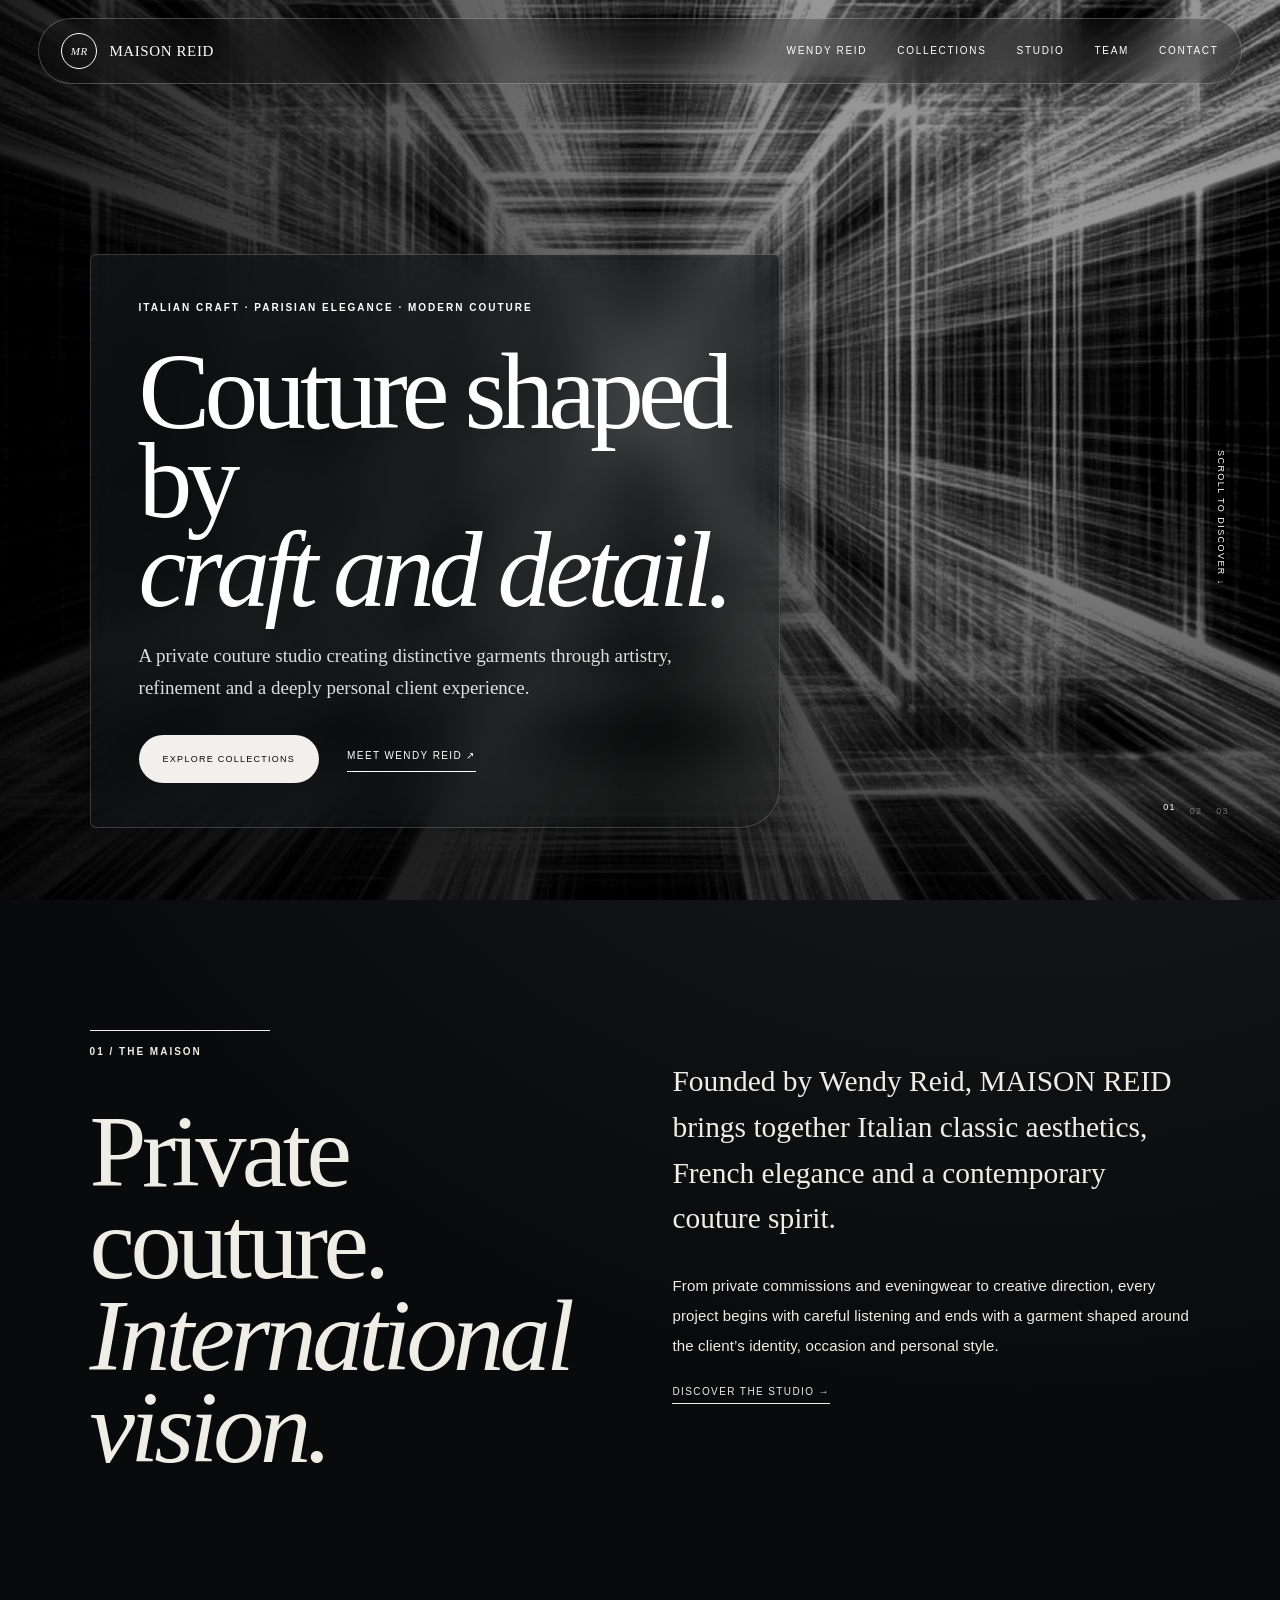
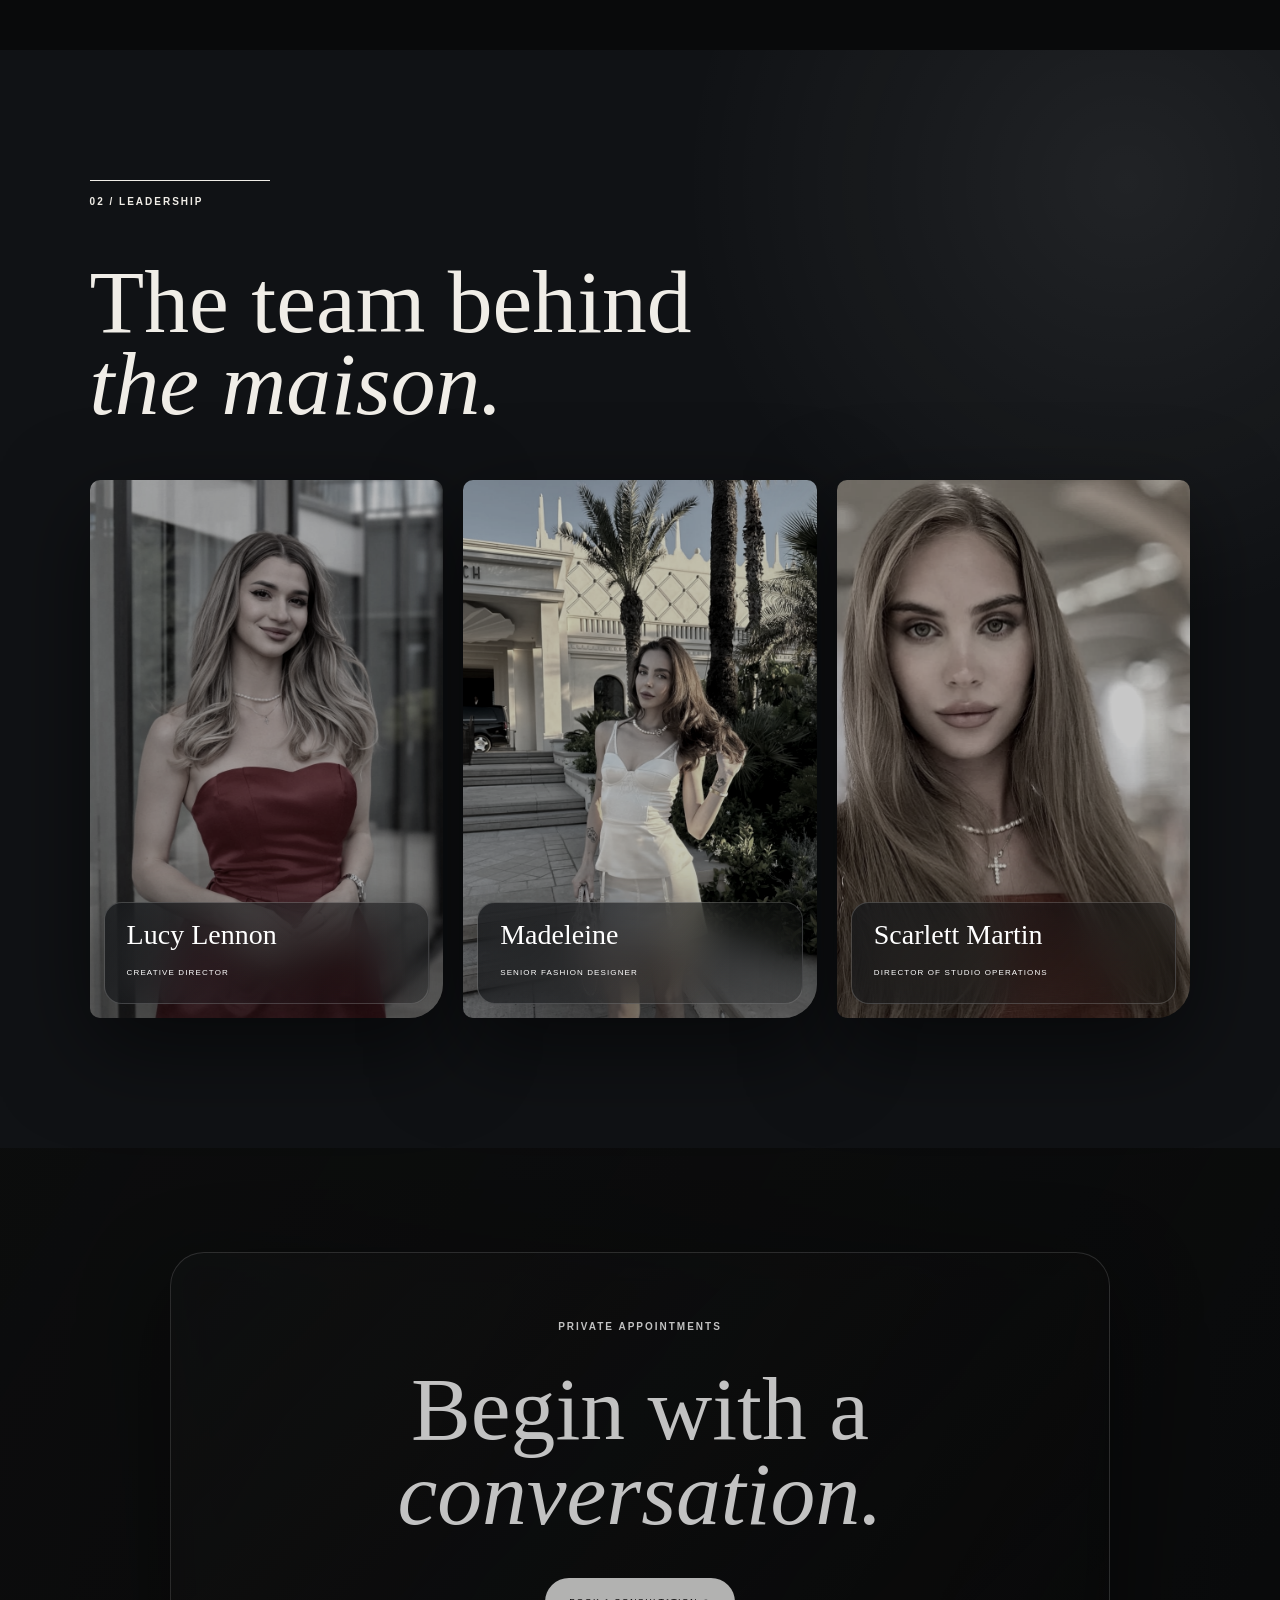
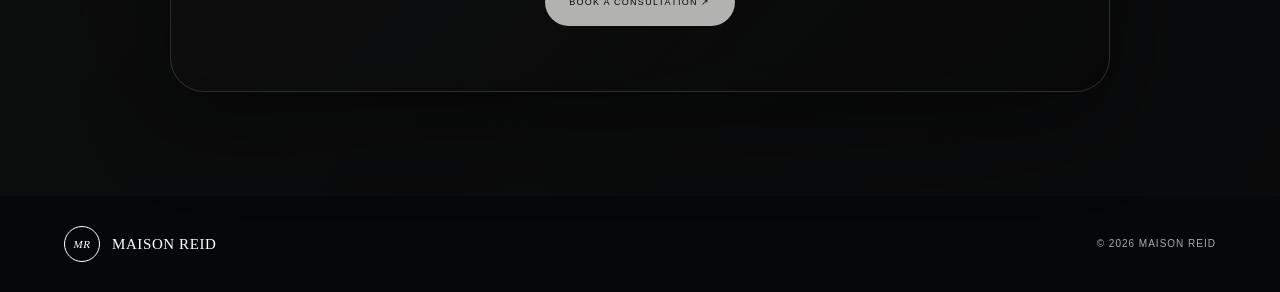
<file: index.html>
<!doctype html>
<html lang="en">
  <head>
    <meta charset="utf-8" />
    <meta name="viewport" content="width=device-width,initial-scale=1" />
    <title>MAISON REID — Private Couture</title>
    <link rel="stylesheet" href="style.css" />
  </head>
  <body class="home">
    <header class="nav">
      <a class="brand" href="index.html"
        ><b>MR</b><span>MAISON REID</span></a
      ><button class="menu" aria-label="Open menu">☰</button>
      <nav class="links">
        <a href="wendy-reid/">Wendy Reid</a><a href="collections.html">Collections</a
        ><a href="studio.html">Studio</a><a href="team.html">Team</a
        ><a href="contact.html">Contact</a>
      </nav>
    </header>
    <main>
      <section class="hero hero-slideshow">
        <div class="hero-slides" aria-hidden="true">
          <div class="hero-slide active"><img src="hero-01.png" alt="" /></div>
          <div class="hero-slide"><img src="hero-02.png" alt="" /></div>
          <div class="hero-slide"><img src="hero-03.png" alt="" /></div>
        </div>
        <div class="hero-shade"></div>
        <div class="hero-glass glass reveal">
          <div class="eyebrow">
            Italian craft · Parisian elegance · Modern couture
          </div>
          <h1>Couture shaped by<br /><em>craft and detail.</em></h1>
          <p>
            A private couture studio creating distinctive garments through
            artistry, refinement and a deeply personal client experience.
          </p>
          <div class="hero-actions">
            <a class="button light" href="collections.html"
              >Explore collections</a
            ><a class="text-link" href="wendy-reid/">Meet Wendy Reid ↗</a>
          </div>
        </div>
        <div class="slide-index">
          <span class="active">01</span><span>02</span><span>03</span>
        </div>
        <div class="scroll-cue">Scroll to discover ↓</div>
      </section>
      <section class="section intro reveal">
        <div>
          <div class="index">01 / The Maison</div>
          <h2>Private couture.<br /><em>International vision.</em></h2>
        </div>
        <div>
          <p class="lead">
            Founded by Wendy Reid, MAISON REID brings together Italian classic
            aesthetics, French elegance and a contemporary couture spirit.
          </p>
          <p class="copy">
            From private commissions and eveningwear to creative direction,
            every project begins with careful listening and ends with a garment
            shaped around the client’s identity, occasion and personal style.
          </p>
          <a class="more" href="studio.html">Discover the studio →</a>
        </div>
      </section>
      <section class="section leadership">
        <div class="index">02 / Leadership</div>
        <h2 class="reveal">The team behind<br /><em>the maison.</em></h2>
        <div class="cards">
          <a class="card reveal" href="seraphina.html"
            ><img src="seraphina.png" alt="Lucy Lennon" />
            <div class="card-caption glass">
              <h3>Lucy Lennon</h3>
              <small>Creative Director</small>
            </div></a
          ><a class="card reveal" href="amelia.html"
            ><img src="amelia.png" alt="Madeleine" />
            <div class="card-caption glass">
              <h3>Madeleine</h3>
              <small>Senior Fashion Designer</small>
            </div></a
          ><a class="card reveal" href="scarlett.html"
            ><img src="scarlett.png" alt="Scarlett Martin" />
            <div class="card-caption glass">
              <h3>Scarlett Martin</h3>
              <small>Director of Studio Operations</small>
            </div></a
          >
        </div>
      </section>
      <section class="cta">
        <div class="cta-glass glass reveal">
          <div class="eyebrow">Private appointments</div>
          <h2>Begin with a <em>conversation.</em></h2>
          <a class="button dark" href="contact.html">Book a consultation ↗</a>
        </div>
      </section>
    </main>
    <footer class="footer">
      <a class="brand" href="index.html"
        ><b>MR</b><span>MAISON REID</span></a
      ><span>© 2026 MAISON REID</span>
    </footer>
    <script src="site.js"></script>
  </body>
</html>
</file>
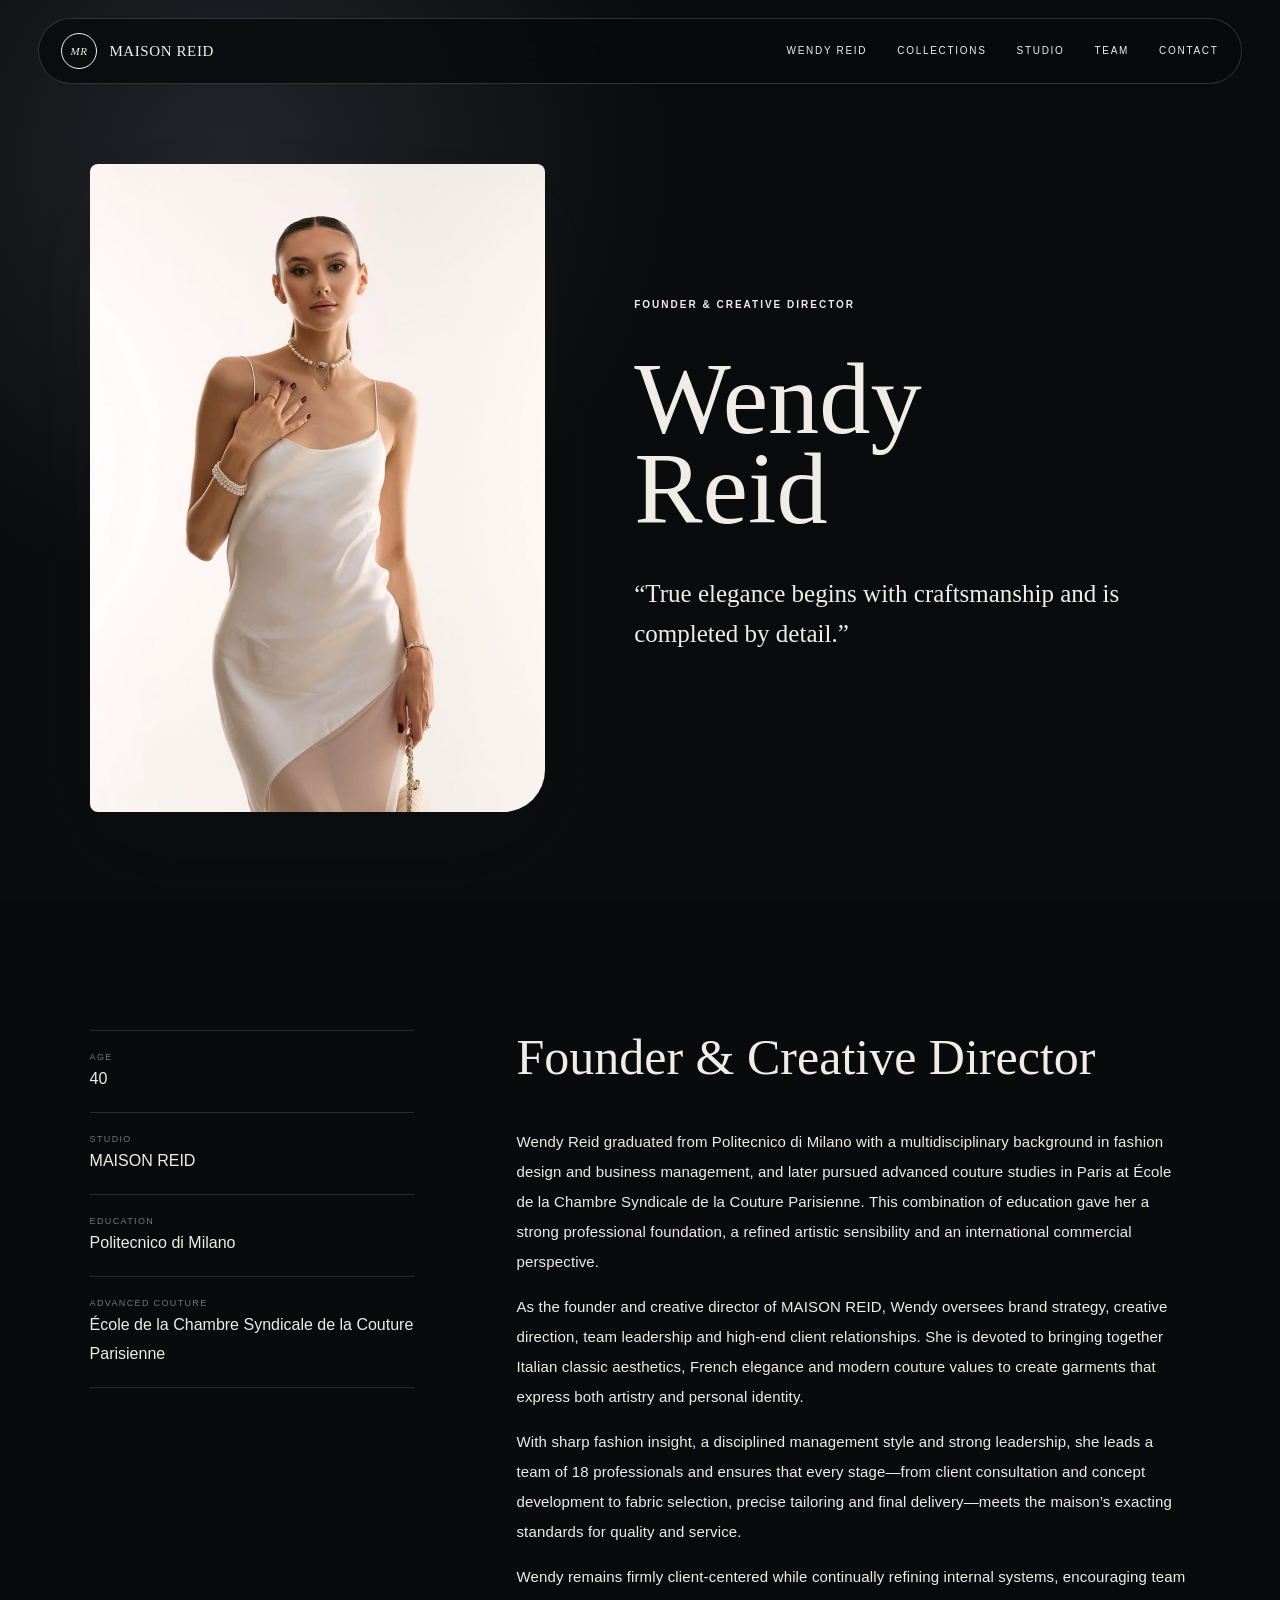
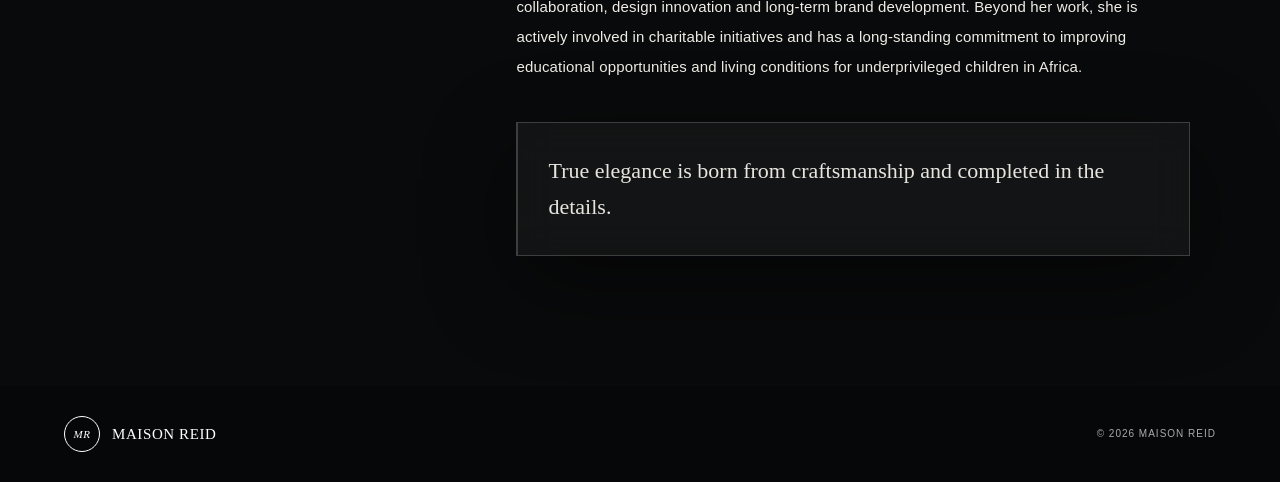
<file: wendy-reid/index.html>
<!doctype html>
<html lang="en">
  <head>
    <meta charset="utf-8" />
    <meta name="viewport" content="width=device-width,initial-scale=1" />
    <title>Wendy Reid — MAISON REID</title>
    <link rel="stylesheet" href="../style.css" />
  </head>
  <body>
    <header class="nav dark">
      <a class="brand" href="../index.html"
        ><b>MR</b><span>MAISON REID</span></a
      ><button class="menu" aria-label="Open menu">☰</button>
      <nav class="links">
        <a href="./">Wendy Reid</a><a href="../collections.html">Collections</a
        ><a href="../studio.html">Studio</a><a href="../team.html">Team</a
        ><a href="../contact.html">Contact</a>
      </nav>
    </header>
    <main>
      <section class="profile-hero">
        <img class="reveal" src="../amy.png" alt="Wendy Reid" />
        <div class="reveal">
          <div class="eyebrow">Founder &amp; Creative Director</div>
          <h1>Wendy<br />Reid</h1>
          <p class="profile-summary">
            “True elegance begins with craftsmanship and is completed by detail.”
          </p>
        </div>
      </section>
      <section class="section profile-body reveal">
        <div class="profile-meta">
          <div><small>Age</small><b>40</b></div>
          <div><small>Studio</small><b>MAISON REID</b></div>
          <div><small>Education</small><b>Politecnico di Milano</b></div>
          <div><small>Advanced Couture</small><b>École de la Chambre Syndicale de la Couture Parisienne</b></div>
        </div>
        <div class="profile-copy">
          <h2>Founder &amp; Creative Director</h2>
          <p class="copy">
            Wendy Reid graduated from Politecnico di Milano with a multidisciplinary background in fashion design and business management, and later pursued advanced couture studies in Paris at École de la Chambre Syndicale de la Couture Parisienne. This combination of education gave her a strong professional foundation, a refined artistic sensibility and an international commercial perspective.
          </p>
          <p class="copy">
            As the founder and creative director of MAISON REID, Wendy oversees brand strategy, creative direction, team leadership and high-end client relationships. She is devoted to bringing together Italian classic aesthetics, French elegance and modern couture values to create garments that express both artistry and personal identity.
          </p>
          <p class="copy">
            With sharp fashion insight, a disciplined management style and strong leadership, she leads a team of 18 professionals and ensures that every stage—from client consultation and concept development to fabric selection, precise tailoring and final delivery—meets the maison’s exacting standards for quality and service.
          </p>
          <p class="copy">
            Wendy remains firmly client-centered while continually refining internal systems, encouraging team collaboration, design innovation and long-term brand development. Beyond her work, she is actively involved in charitable initiatives and has a long-standing commitment to improving educational opportunities and living conditions for underprivileged children in Africa.
          </p>
          <div class="philosophy glass">
            True elegance is born from craftsmanship and completed in the details.
          </div>
        </div>
      </section>
    </main>
    <footer class="footer">
      <a class="brand" href="../index.html"
        ><b>MR</b><span>MAISON REID</span></a
      ><span>© 2026 MAISON REID</span>
    </footer>
    <script src="../site.js"></script>
  </body>
</html>
</file>
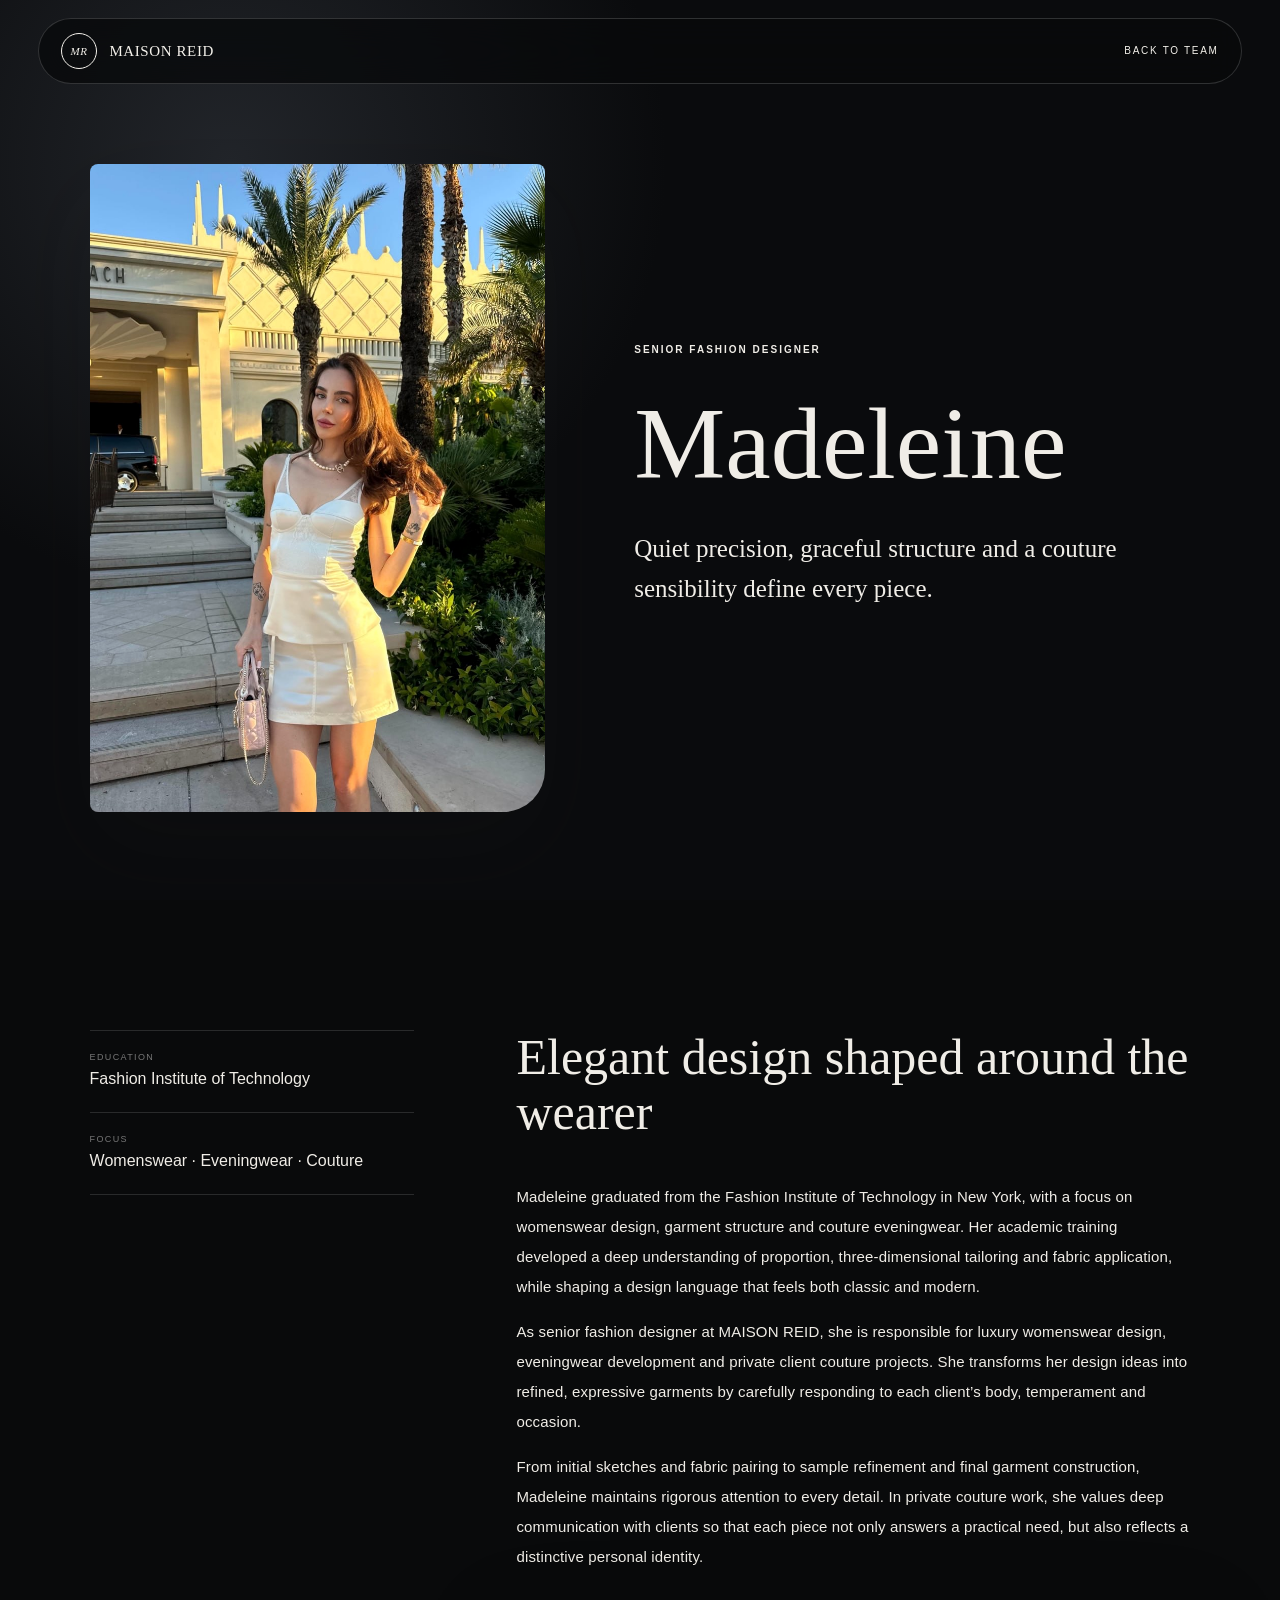
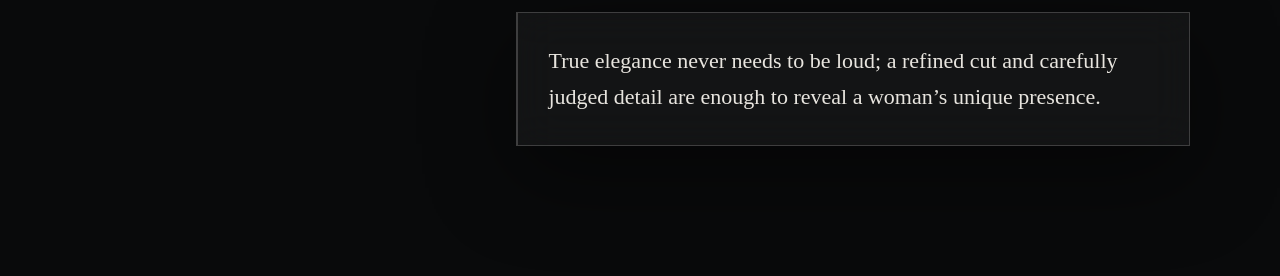
<file: amelia.html>
<!doctype html>
<html lang="en">
  <head>
    <meta charset="utf-8" />
    <meta name="viewport" content="width=device-width,initial-scale=1" />
    <title>Madeleine — MAISON REID</title>
    <link rel="stylesheet" href="style.css" />
  </head>
  <body>
    <header class="nav dark">
      <a class="brand" href="index.html"
        ><b>MR</b><span>MAISON REID</span></a
      >
      <nav class="links"><a href="team.html">Back to Team</a></nav>
    </header>
    <main>
      <section class="profile-hero">
        <img class="reveal" src="amelia.png" alt="Madeleine" />
        <div class="reveal">
          <div class="eyebrow">Senior Fashion Designer</div>
          <h1>Madeleine</h1>
          <p class="profile-summary">
            Quiet precision, graceful structure and a couture sensibility define every piece.
          </p>
        </div>
      </section>
      <section class="section profile-body reveal">
        <div class="profile-meta">
          <div><small>Education</small><b>Fashion Institute of Technology</b></div>
          <div><small>Focus</small><b>Womenswear · Eveningwear · Couture</b></div>
        </div>
        <div class="profile-copy">
          <h2>Elegant design shaped around the wearer</h2>
          <p class="copy">
            Madeleine graduated from the Fashion Institute of Technology in New
            York, with a focus on womenswear design, garment structure and
            couture eveningwear. Her academic training developed a deep
            understanding of proportion, three-dimensional tailoring and fabric
            application, while shaping a design language that feels both classic
            and modern.
          </p>
          <p class="copy">
            As senior fashion designer at MAISON REID, she is responsible for
            luxury womenswear design, eveningwear development and private client
            couture projects. She transforms her design ideas into refined,
            expressive garments by carefully responding to each client’s body,
            temperament and occasion.
          </p>
          <p class="copy">
            From initial sketches and fabric pairing to sample refinement and
            final garment construction, Madeleine maintains rigorous attention to
            every detail. In private couture work, she values deep communication
            with clients so that each piece not only answers a practical need,
            but also reflects a distinctive personal identity.
          </p>
          <div class="philosophy glass">
            True elegance never needs to be loud; a refined cut and carefully judged detail are enough to reveal a woman’s unique presence.
          </div>
        </div>
      </section>
    </main>
    <script src="site.js"></script>
  </body>
</html>
</file>
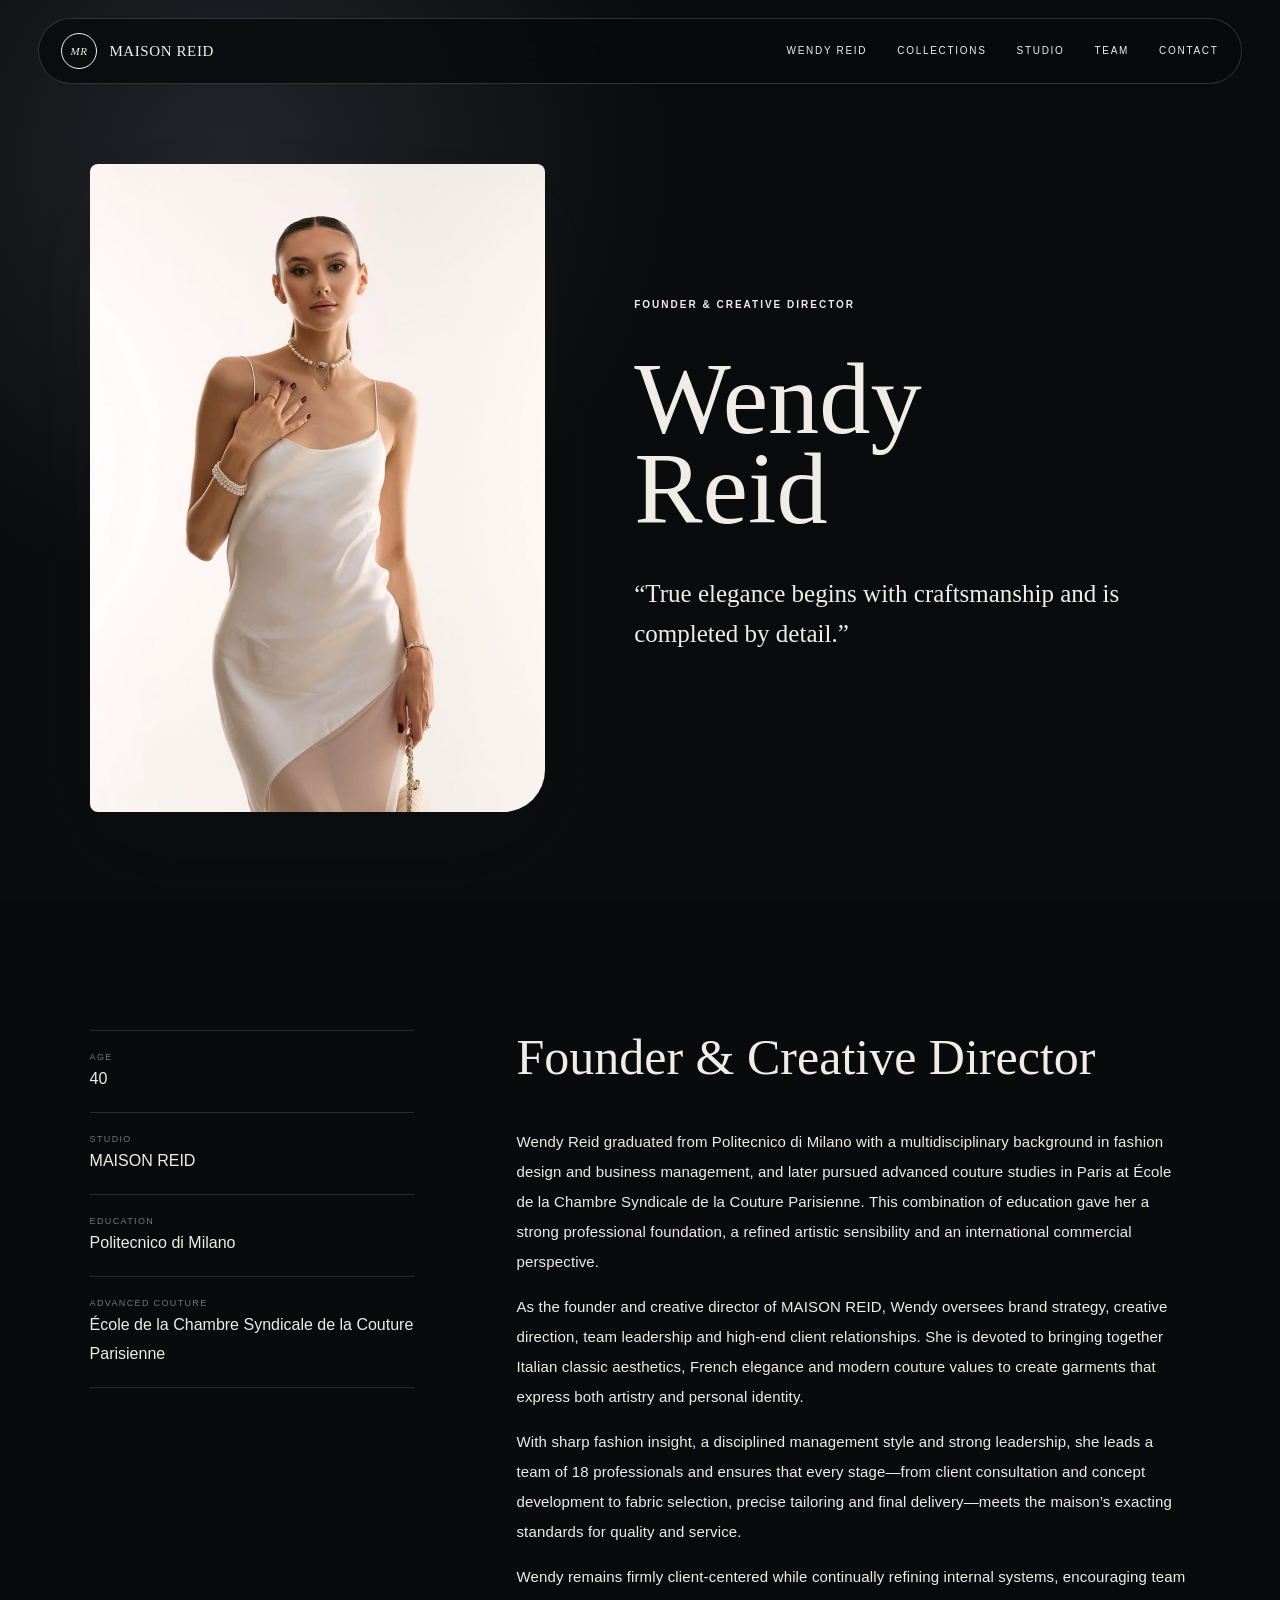
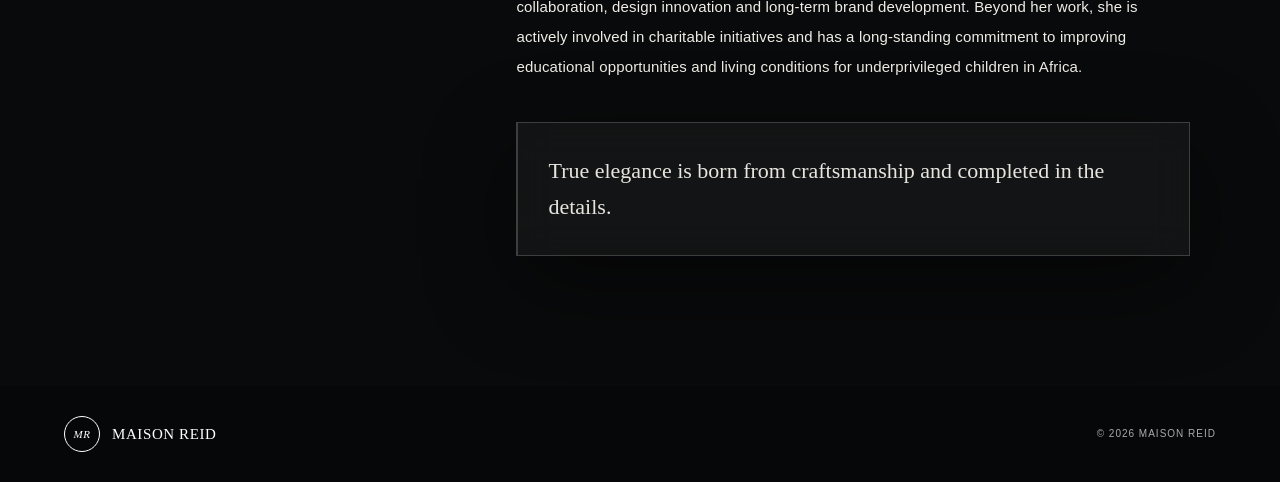
<file: amy.html>
<!doctype html><html lang="en"><head><meta charset="utf-8"><meta name="robots" content="noindex"><meta http-equiv="refresh" content="0; url=wendy-reid/"><link rel="canonical" href="https://maison-reid.com/wendy-reid/"><title>Redirecting — MAISON REID</title><script>window.location.replace("wendy-reid/");</script></head><body><p>Moved to <a href="wendy-reid/">Wendy Reid</a>.</p></body></html>
</file>
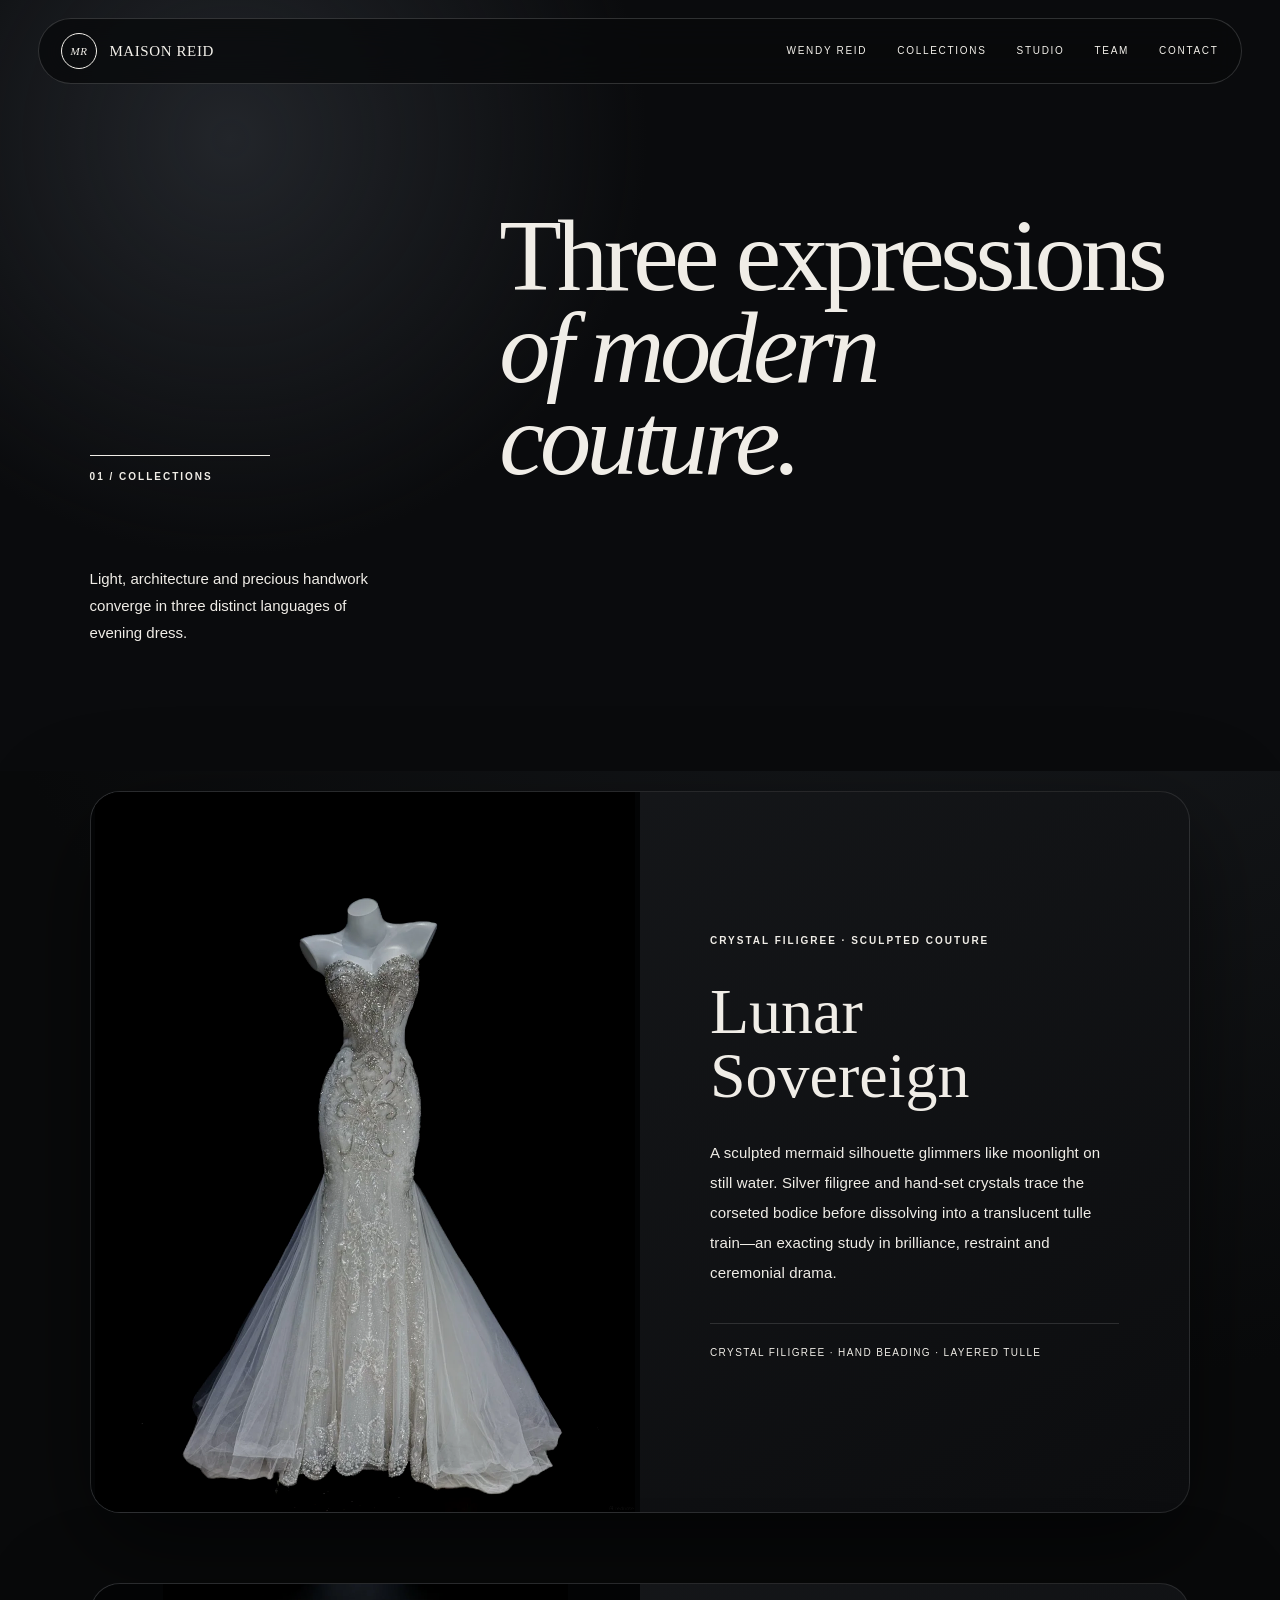
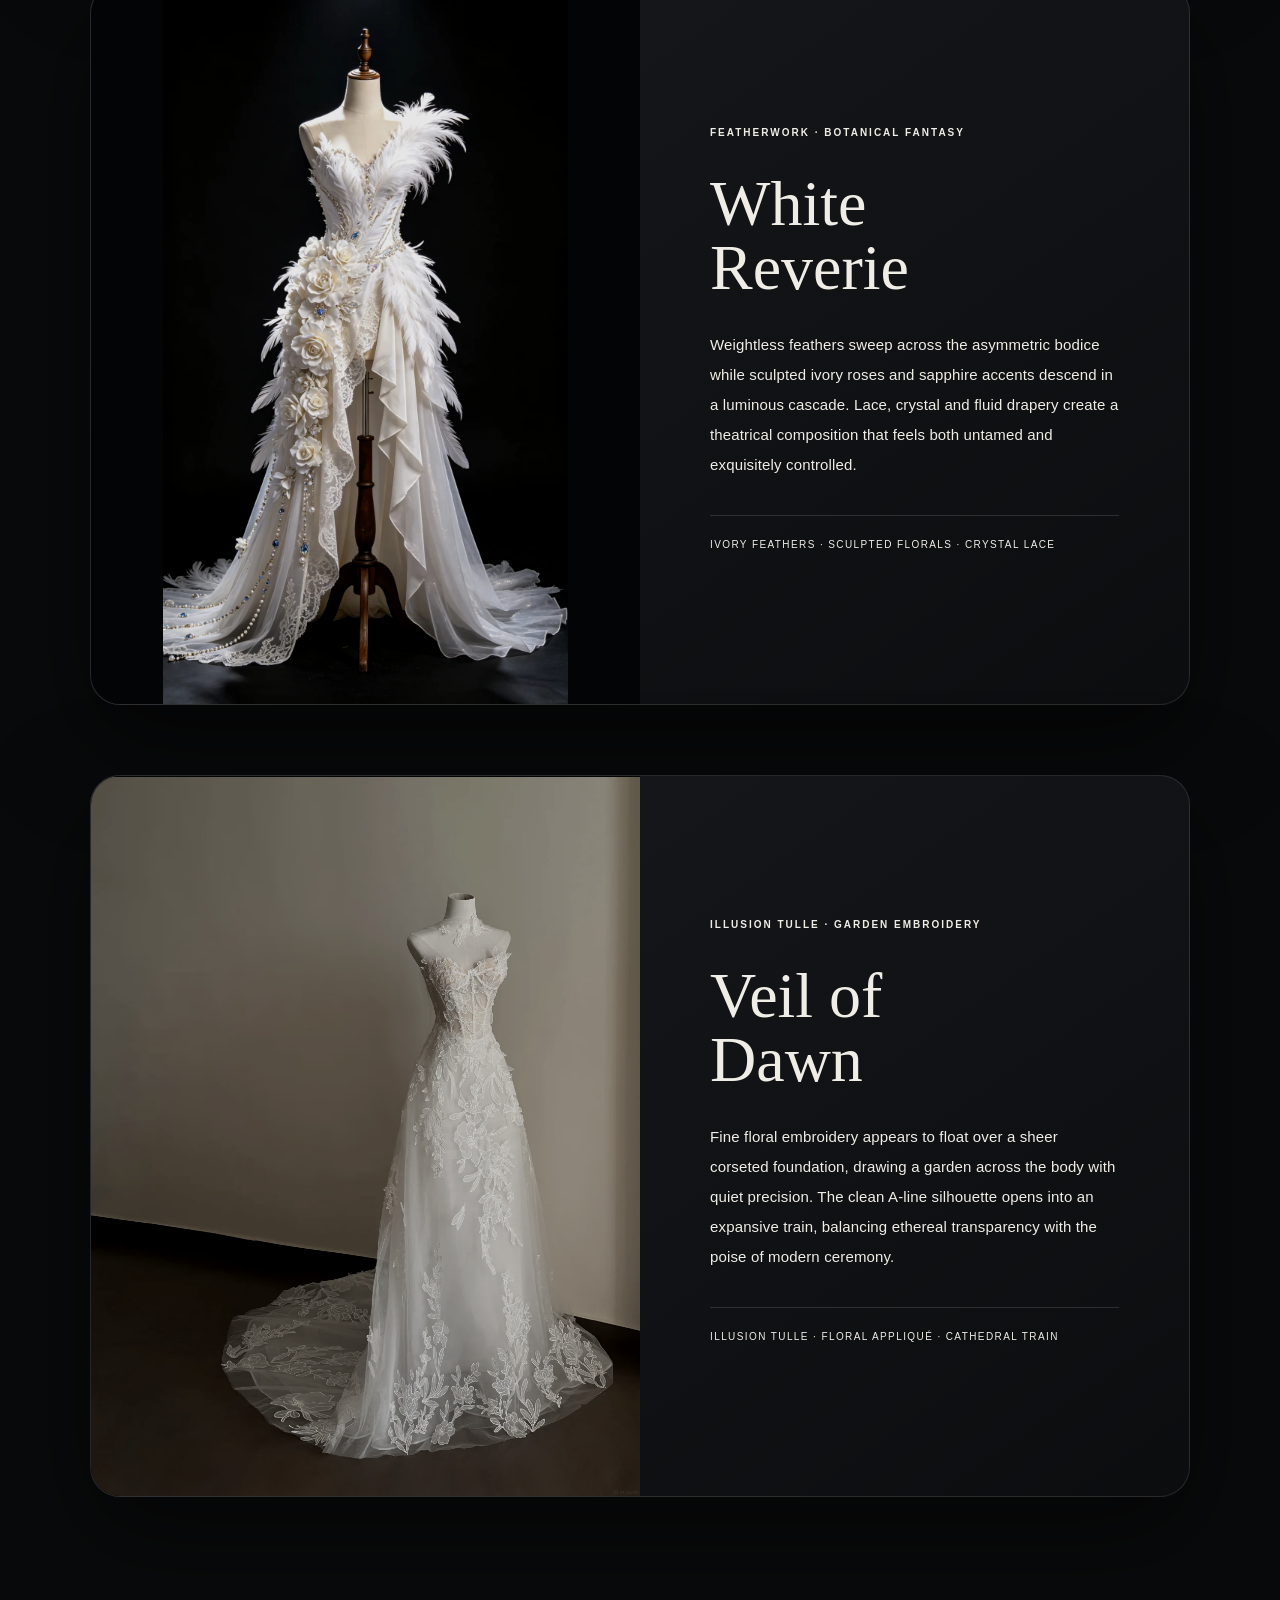
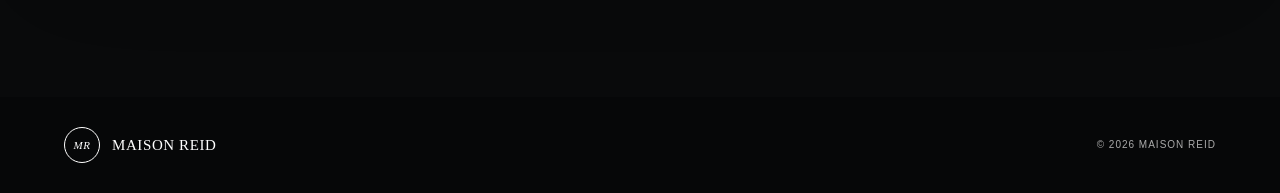
<file: collections.html>
<!doctype html>
<html lang="en">
  <head>
    <meta charset="utf-8" />
    <meta name="viewport" content="width=device-width,initial-scale=1" />
    <title>Collections — MAISON REID</title>
    <link rel="stylesheet" href="style.css" />
  </head>
  <body>
    <header class="nav dark">
      <a class="brand" href="index.html"
        ><b>MR</b><span>MAISON REID</span></a
      ><button class="menu" aria-label="Open menu">☰</button>
      <nav class="links">
        <a href="wendy-reid/">Wendy Reid</a><a href="collections.html">Collections</a
        ><a href="studio.html">Studio</a><a href="team.html">Team</a
        ><a href="contact.html">Contact</a>
      </nav>
    </header>
    <main>
      <section class="page-title reveal">
        <div class="index">01 / Collections</div>
        <h1>Three expressions<br /><em>of modern couture.</em></h1>
        <p>
          Light, architecture and precious handwork converge in three distinct
          languages of evening dress.
        </p>
      </section>
      <section class="section collections">
        <article class="collection reveal">
          <div class="collection-image">
            <img
              src="collection-silver.png"
              alt="Crystal embroidered mermaid couture gown"
            />
          </div>
          <div class="collection-copy">
            <div class="eyebrow">Crystal Filigree · Sculpted Couture</div>
            <h2>Lunar<br />Sovereign</h2>
            <p class="copy">
              A sculpted mermaid silhouette glimmers like moonlight on still
              water. Silver filigree and hand-set crystals trace the corseted
              bodice before dissolving into a translucent tulle train—an
              exacting study in brilliance, restraint and ceremonial drama.
            </p>
            <p class="materials">
              Crystal filigree · Hand beading · Layered tulle
            </p>
          </div>
        </article>
        <article class="collection reveal">
          <div class="collection-image">
            <img
              src="collection-ivory.png"
              alt="Feather and floral embellished couture gown"
            />
          </div>
          <div class="collection-copy">
            <div class="eyebrow">Featherwork · Botanical Fantasy</div>
            <h2>White<br />Reverie</h2>
            <p class="copy">
              Weightless feathers sweep across the asymmetric bodice while
              sculpted ivory roses and sapphire accents descend in a luminous
              cascade. Lace, crystal and fluid drapery create a theatrical
              composition that feels both untamed and exquisitely controlled.
            </p>
            <p class="materials">
              Ivory feathers · Sculpted florals · Crystal lace
            </p>
          </div>
        </article>
        <article class="collection reveal">
          <div class="collection-image">
            <img
              src="collection-rose.png"
              alt="Floral embroidered illusion couture gown"
            />
          </div>
          <div class="collection-copy">
            <div class="eyebrow">Illusion Tulle · Garden Embroidery</div>
            <h2>Veil of<br />Dawn</h2>
            <p class="copy">
              Fine floral embroidery appears to float over a sheer corseted
              foundation, drawing a garden across the body with quiet precision.
              The clean A-line silhouette opens into an expansive train,
              balancing ethereal transparency with the poise of modern ceremony.
            </p>
            <p class="materials">
              Illusion tulle · Floral appliqué · Cathedral train
            </p>
          </div>
        </article>
      </section>
    </main>
    <footer class="footer">
      <a class="brand" href="index.html"
        ><b>MR</b><span>MAISON REID</span></a
      ><span>© 2026 MAISON REID</span>
    </footer>
    <script src="site.js"></script>
  </body>
</html>
</file>
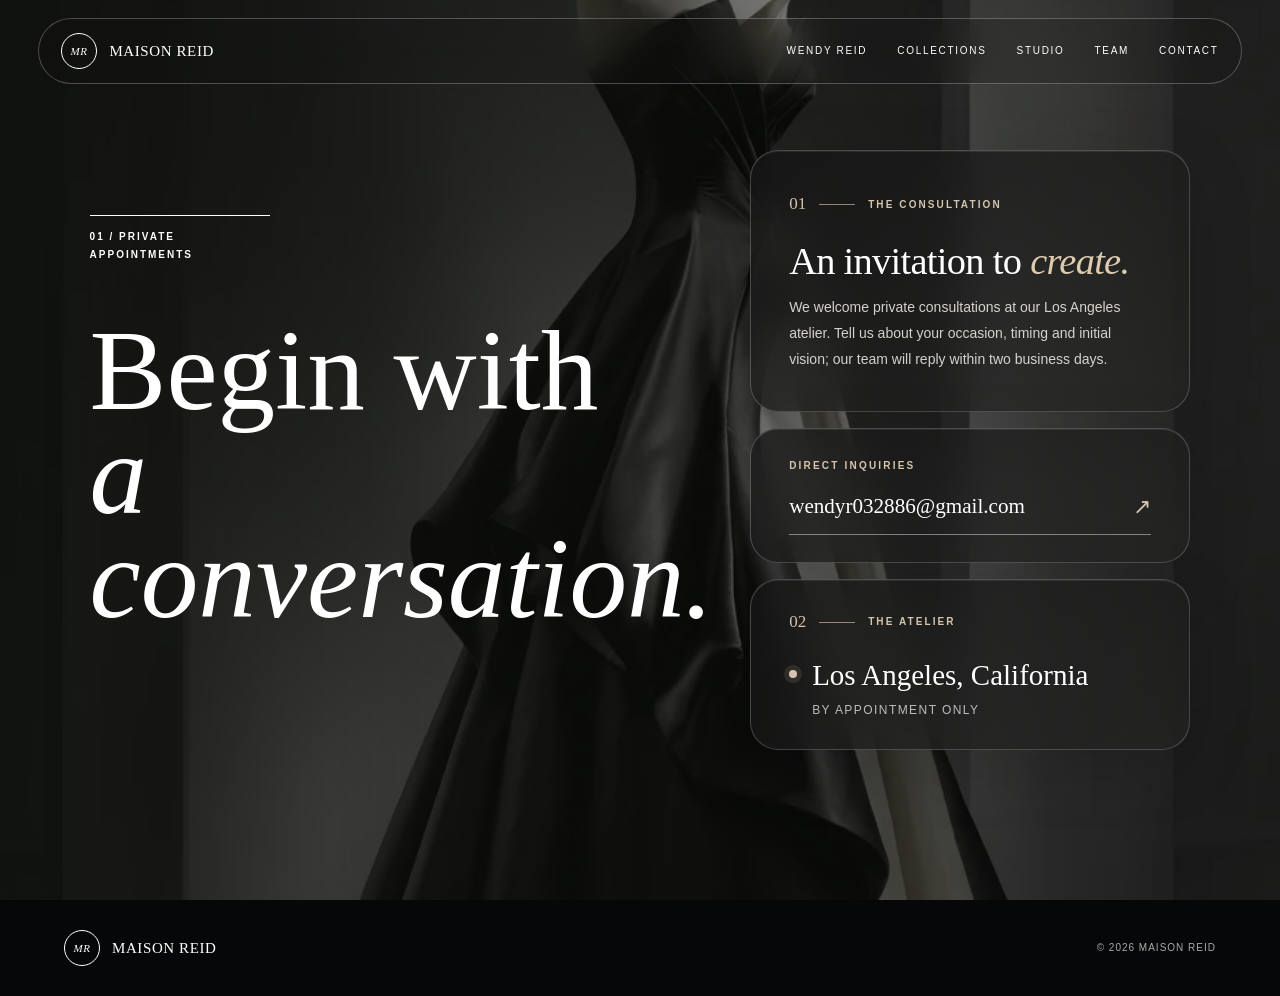
<file: contact.html>
<!doctype html>
<html lang="en">
  <head>
    <meta charset="utf-8" />
    <meta name="viewport" content="width=device-width,initial-scale=1" />
    <title>Contact — MAISON REID</title>
    <link rel="stylesheet" href="style.css" />
  </head>
  <body>
    <header class="nav">
      <a class="brand" href="index.html"
        ><b>MR</b><span>MAISON REID</span></a
      ><button class="menu" aria-label="Open menu">☰</button>
      <nav class="links">
        <a href="wendy-reid/">Wendy Reid</a><a href="collections.html">Collections</a
        ><a href="studio.html">Studio</a><a href="team.html">Team</a
        ><a href="contact.html">Contact</a>
      </nav>
    </header>
    <main class="contact">
      <div class="reveal">
        <div class="index">01 / Private Appointments</div>
        <h1>Begin with<br /><em>a conversation.</em></h1>
      </div>
      <div class="contact-details reveal" aria-label="Private consultation details">
        <section class="contact-panel contact-welcome glass" aria-labelledby="contact-welcome-title">
          <div class="contact-panel-top"><span class="contact-panel-number">01</span><span class="contact-panel-rule"></span><span>THE CONSULTATION</span></div>
          <h2 id="contact-welcome-title">An invitation to <em>create.</em></h2>
          <p>We welcome private consultations at our Los Angeles atelier. Tell us about your occasion, timing and initial vision; our team will reply within two business days.</p>
        </section>
        <section class="contact-info contact-panel contact-email glass" aria-label="Email MAISON REID">
          <span class="contact-mini-label">DIRECT INQUIRIES</span>
          <a class="email" href="mailto:wendyr032886@gmail.com">wendyr032886@gmail.com <span aria-hidden="true">↗</span></a>
        </section>
        <section class="contact-panel contact-location-card glass" aria-label="Atelier location">
          <div class="contact-panel-top"><span class="contact-panel-number">02</span><span class="contact-panel-rule"></span><span>THE ATELIER</span></div>
          <div class="contact-location-line"><span class="location-dot" aria-hidden="true"></span><div><h2>Los Angeles, California</h2><p>By appointment only</p></div></div>
        </section>
      </div>
    </main>
    <footer class="footer">
      <a class="brand" href="index.html"
        ><b>MR</b><span>MAISON REID</span></a
      ><span>© 2026 MAISON REID</span>
    </footer>
    <script src="site.js"></script>
  </body>
</html>
</file>
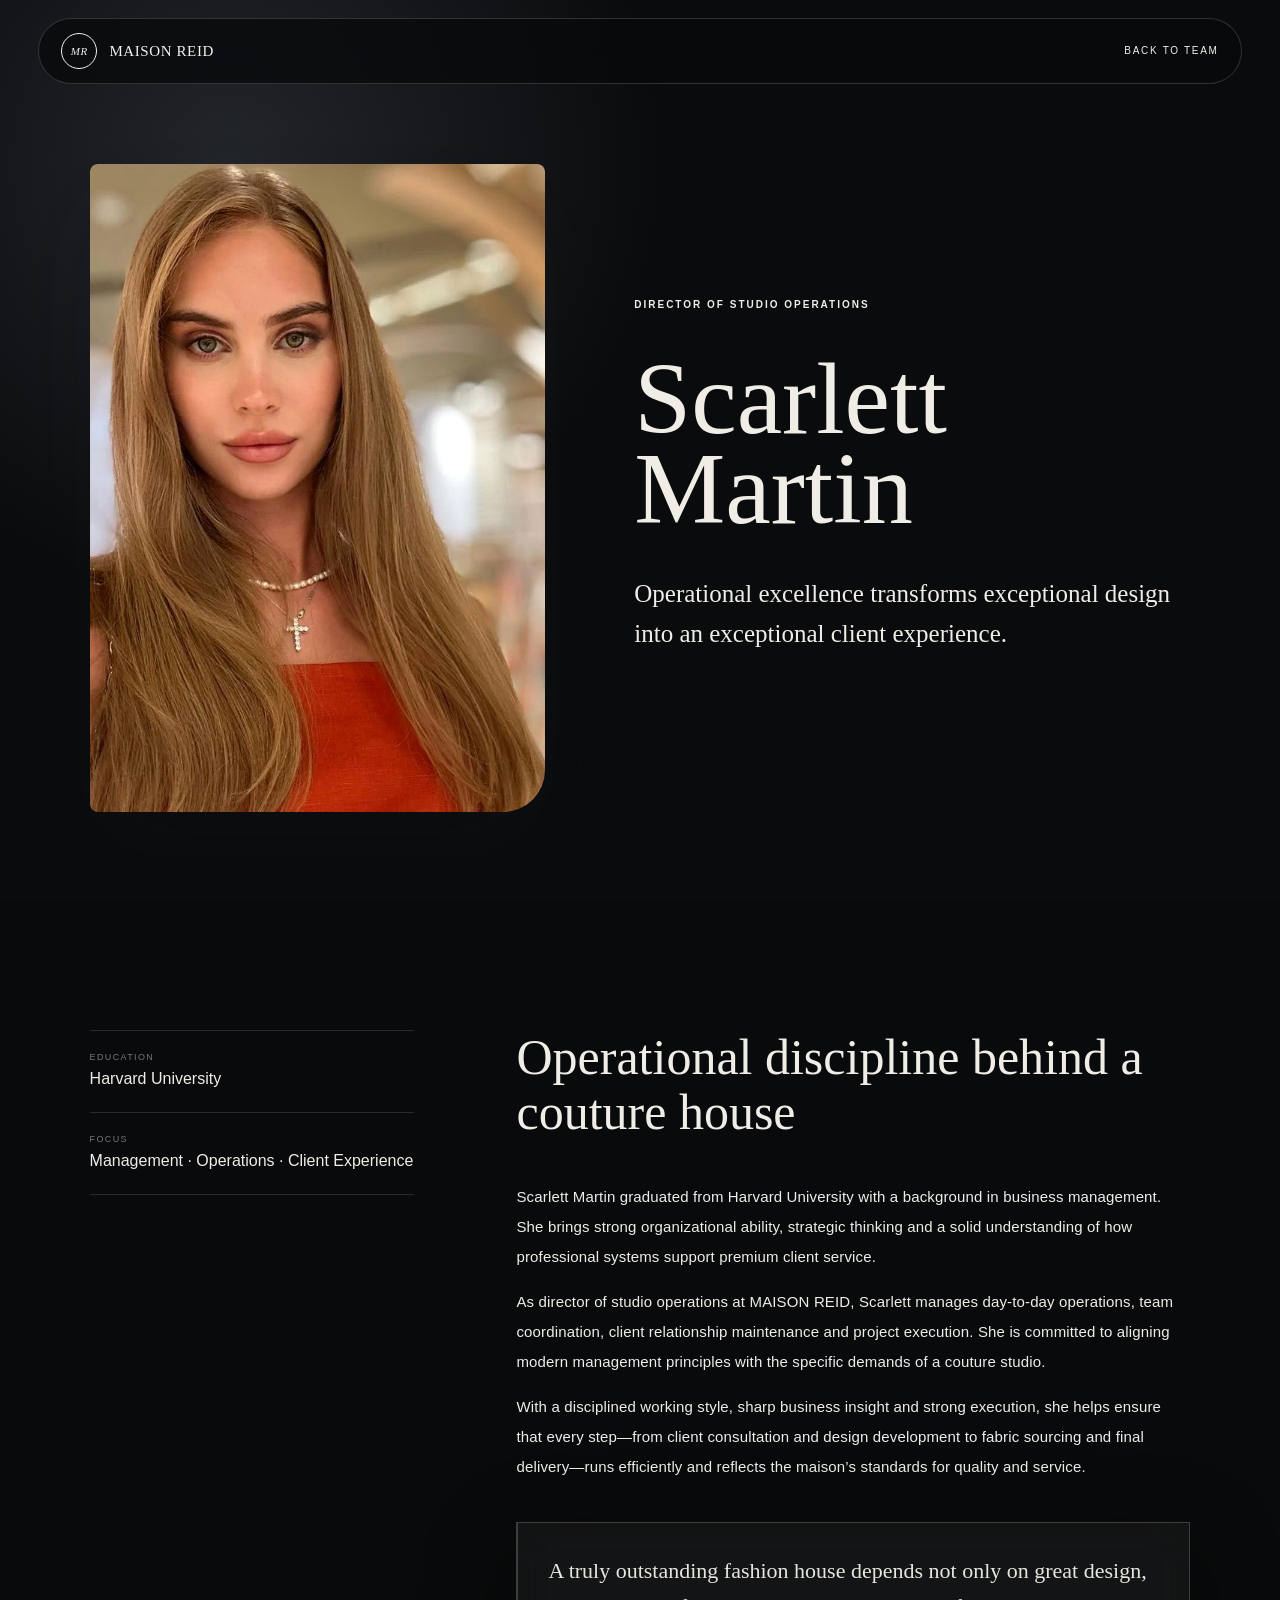
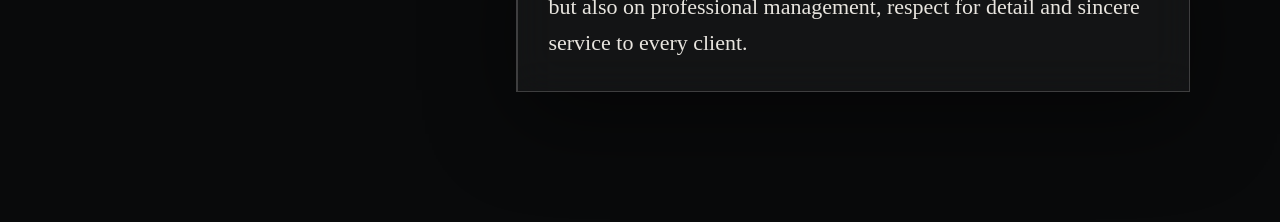
<file: scarlett.html>
<!doctype html>
<html lang="en">
  <head>
    <meta charset="utf-8" />
    <meta name="viewport" content="width=device-width,initial-scale=1" />
    <title>Scarlett Martin — MAISON REID</title>
    <link rel="stylesheet" href="style.css" />
  </head>
  <body>
    <header class="nav dark">
      <a class="brand" href="index.html"
        ><b>MR</b><span>MAISON REID</span></a
      >
      <nav class="links"><a href="team.html">Back to Team</a></nav>
    </header>
    <main>
      <section class="profile-hero">
        <img class="reveal" src="scarlett.png" alt="Scarlett Martin" />
        <div class="reveal">
          <div class="eyebrow">Director of Studio Operations</div>
          <h1>Scarlett<br />Martin</h1>
          <p class="profile-summary">
            Operational excellence transforms exceptional design into an exceptional client experience.
          </p>
        </div>
      </section>
      <section class="section profile-body reveal">
        <div class="profile-meta">
          <div><small>Education</small><b>Harvard University</b></div>
          <div><small>Focus</small><b>Management · Operations · Client Experience</b></div>
        </div>
        <div class="profile-copy">
          <h2>Operational discipline behind a couture house</h2>
          <p class="copy">
            Scarlett Martin graduated from Harvard University with a background
            in business management. She brings strong organizational ability,
            strategic thinking and a solid understanding of how professional
            systems support premium client service.
          </p>
          <p class="copy">
            As director of studio operations at MAISON REID, Scarlett manages
            day-to-day operations, team coordination, client relationship
            maintenance and project execution. She is committed to aligning
            modern management principles with the specific demands of a couture
            studio.
          </p>
          <p class="copy">
            With a disciplined working style, sharp business insight and strong
            execution, she helps ensure that every step—from client consultation
            and design development to fabric sourcing and final delivery—runs
            efficiently and reflects the maison’s standards for quality and
            service.
          </p>
          <div class="philosophy glass">
            A truly outstanding fashion house depends not only on great design, but also on professional management, respect for detail and sincere service to every client.
          </div>
        </div>
      </section>
    </main>
    <script src="site.js"></script>
  </body>
</html>
</file>
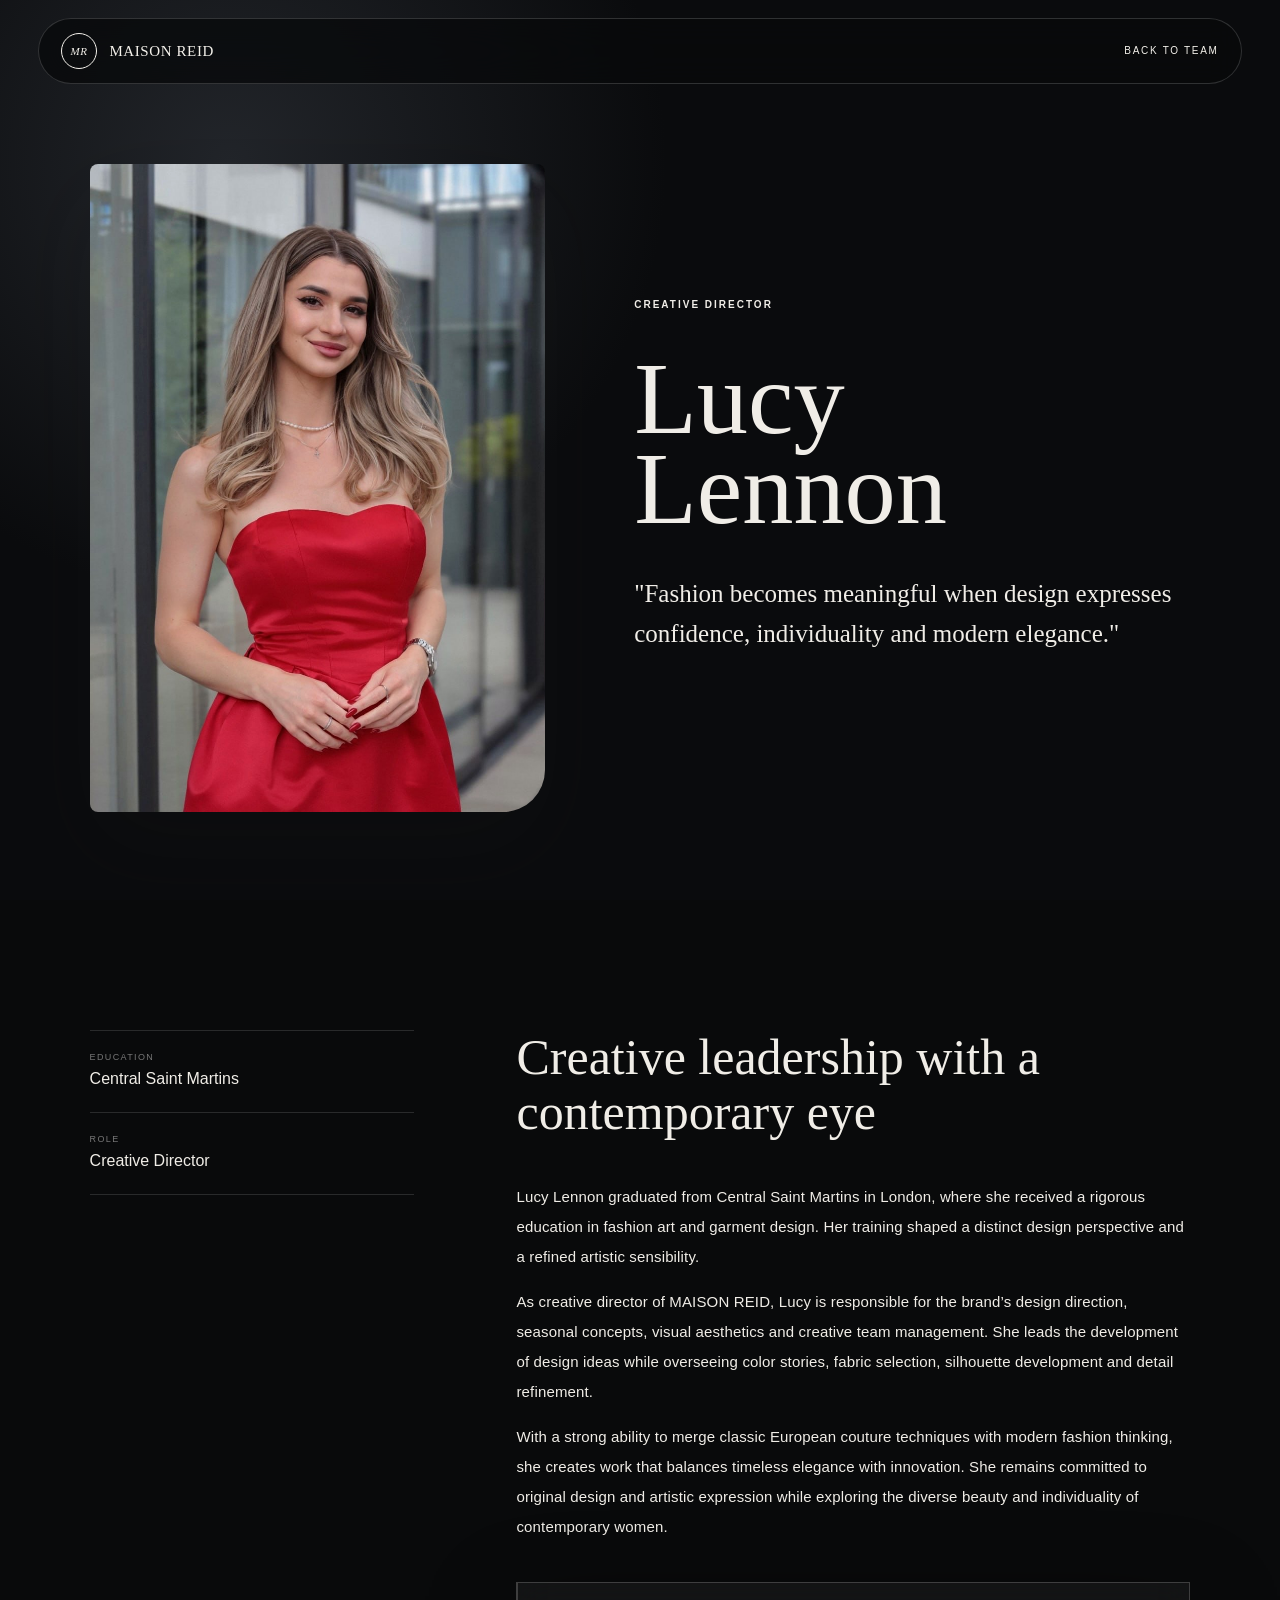
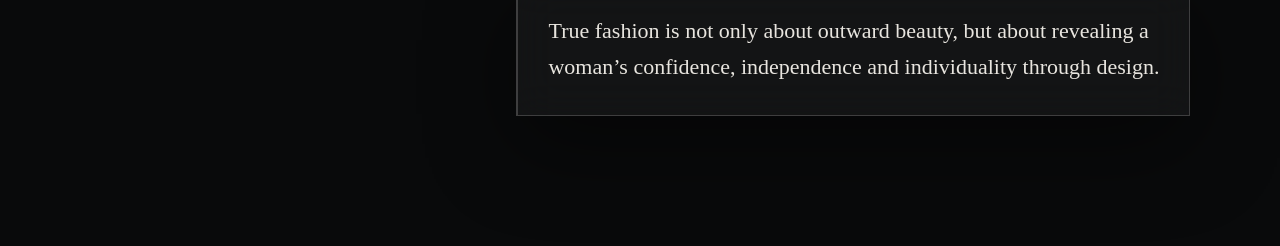
<file: seraphina.html>
<!doctype html>
<html lang="en">
  <head>
    <meta charset="utf-8" />
    <meta name="viewport" content="width=device-width,initial-scale=1" />
    <title>Lucy Lennon — MAISON REID</title>
    <link rel="stylesheet" href="style.css" />
  </head>
  <body>
    <header class="nav dark">
      <a class="brand" href="index.html"
        ><b>MR</b><span>MAISON REID</span></a
      >
      <nav class="links"><a href="team.html">Back to Team</a></nav>
    </header>
    <main>
      <section class="profile-hero">
        <img class="reveal" src="seraphina.png" alt="Lucy Lennon" />
        <div class="reveal">
          <div class="eyebrow">Creative Director</div>
          <h1>Lucy<br />Lennon</h1>
          <p class="profile-summary">
            "Fashion becomes meaningful when design expresses confidence,
            individuality and modern elegance."
          </p>
        </div>
      </section>
      <section class="section profile-body reveal">
        <div class="profile-meta">
          <div><small>Education</small><b>Central Saint Martins</b></div>
          <div><small>Role</small><b>Creative Director</b></div>
        </div>
        <div class="profile-copy">
          <h2>Creative leadership with a contemporary eye</h2>
          <p class="copy">
            Lucy Lennon graduated from Central Saint Martins in London, where
            she received a rigorous education in fashion art and garment design.
            Her training shaped a distinct design perspective and a refined
            artistic sensibility.
          </p>
          <p class="copy">
            As creative director of MAISON REID, Lucy is responsible for the
            brand’s design direction, seasonal concepts, visual aesthetics and
            creative team management. She leads the development of design ideas
            while overseeing color stories, fabric selection, silhouette
            development and detail refinement.
          </p>
          <p class="copy">
            With a strong ability to merge classic European couture techniques
            with modern fashion thinking, she creates work that balances timeless
            elegance with innovation. She remains committed to original design
            and artistic expression while exploring the diverse beauty and
            individuality of contemporary women.
          </p>
          <div class="philosophy glass">
            True fashion is not only about outward beauty, but about revealing a woman’s confidence, independence and individuality through design.
          </div>
        </div>
      </section>
    </main>
    <script src="site.js"></script>
  </body>
</html>
</file>
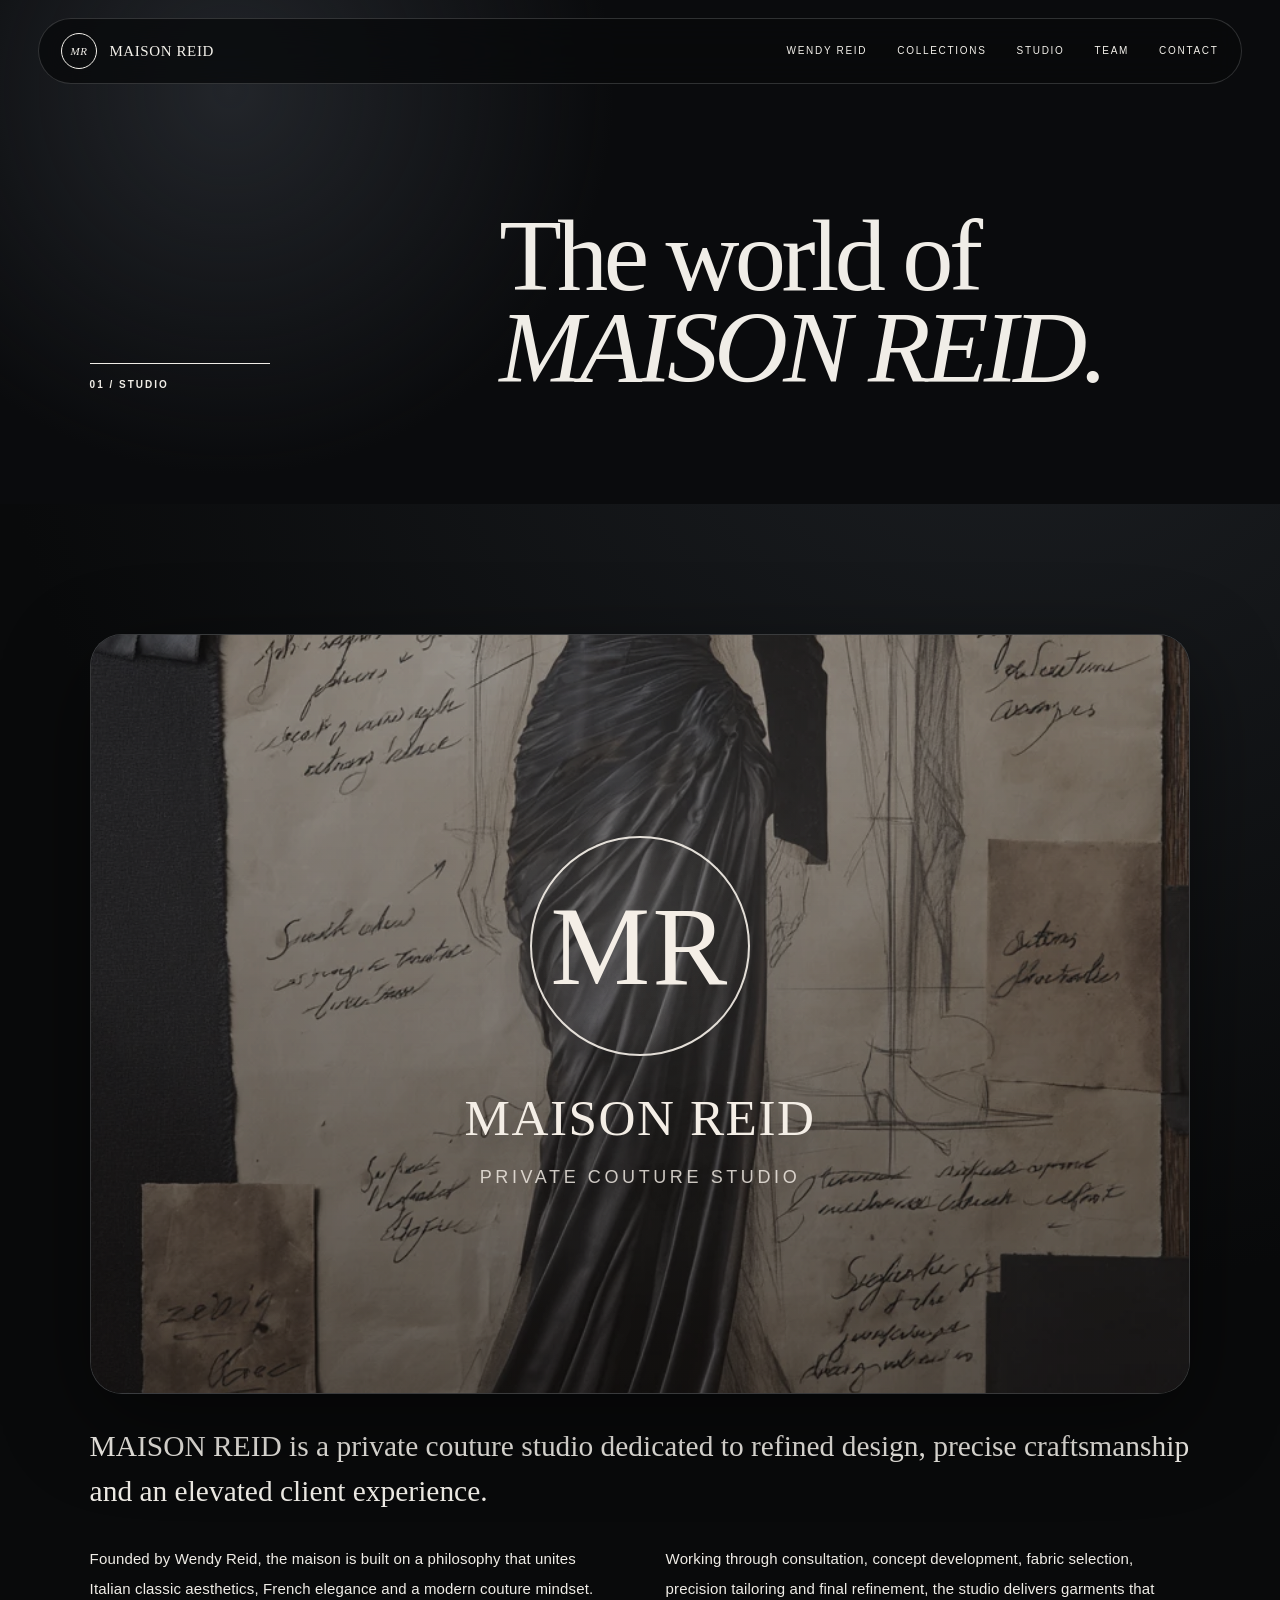
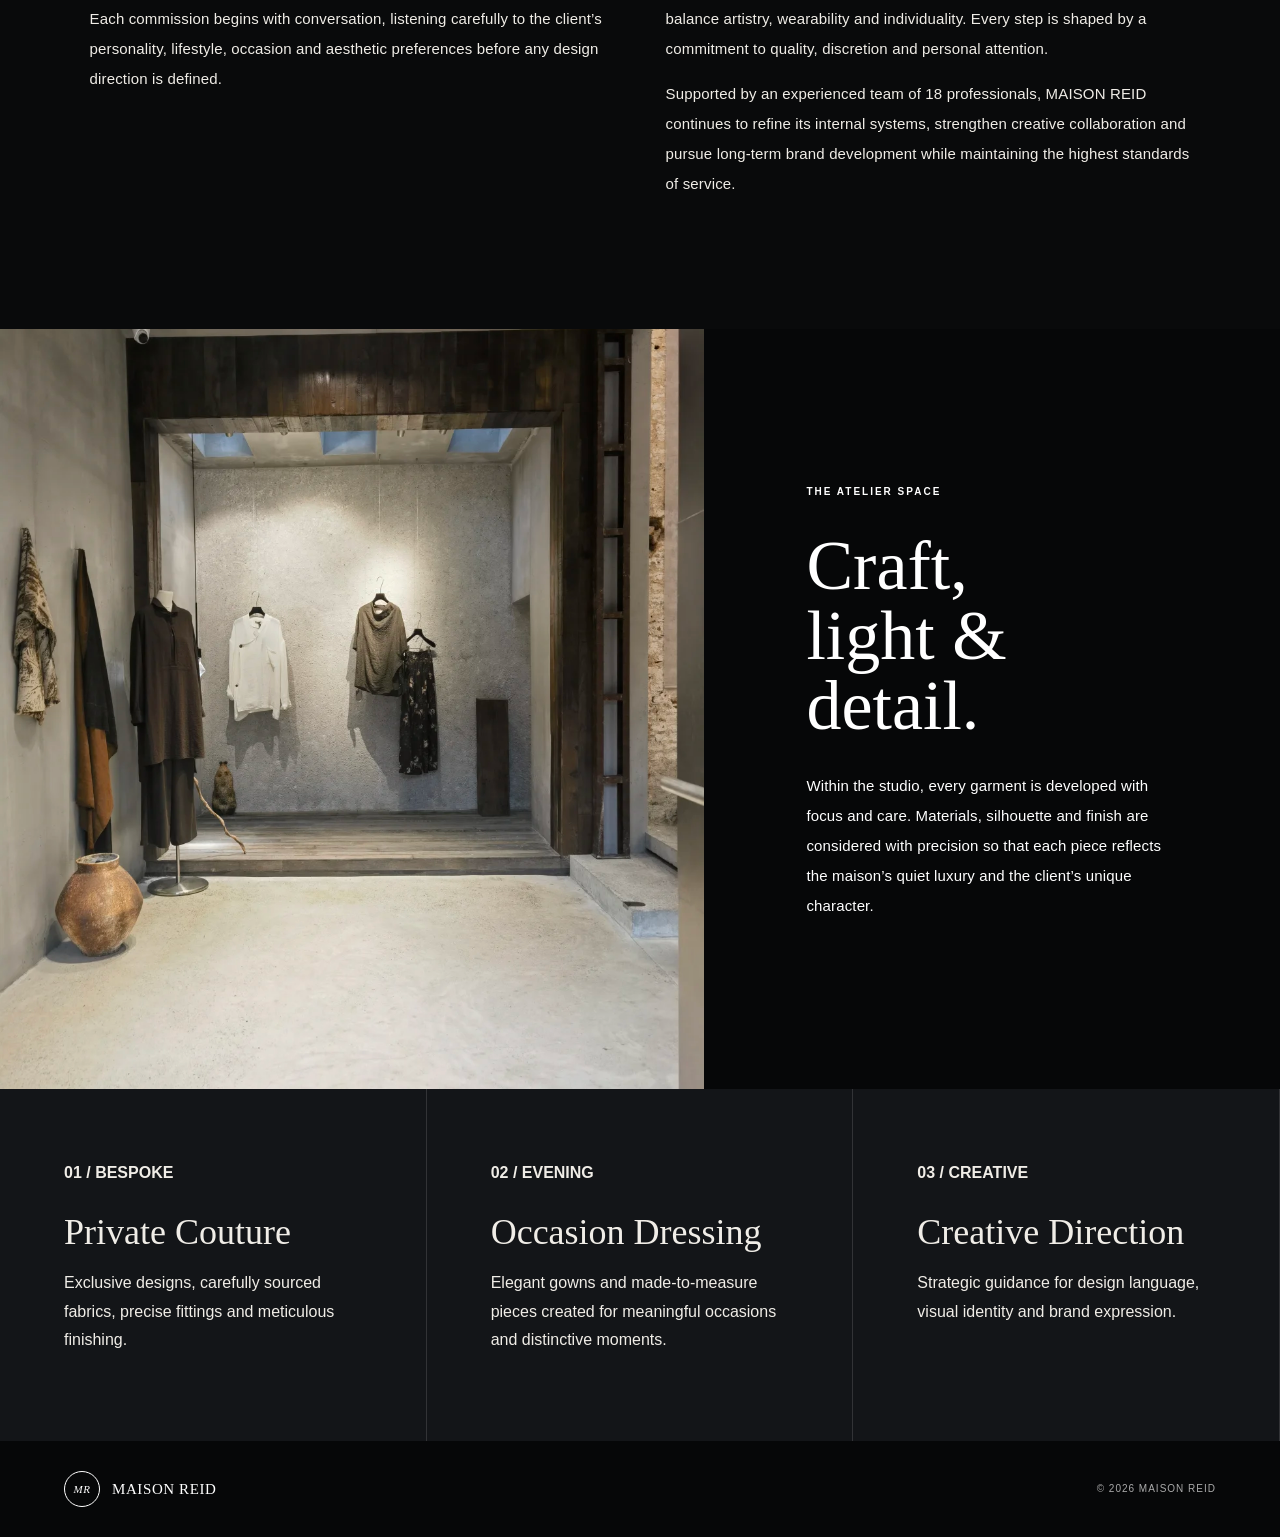
<file: studio.html>
<!doctype html>
<html lang="en">
  <head>
    <meta charset="utf-8" />
    <meta name="viewport" content="width=device-width,initial-scale=1" />
    <title>Studio — MAISON REID</title>
    <link rel="stylesheet" href="style.css" />
  </head>
  <body>
    <header class="nav dark">
      <a class="brand" href="index.html"
        ><b>MR</b><span>MAISON REID</span></a
      ><button class="menu" aria-label="Open menu">☰</button>
      <nav class="links">
        <a href="wendy-reid/">Wendy Reid</a><a href="collections.html">Collections</a
        ><a href="studio.html">Studio</a><a href="team.html">Team</a
        ><a href="contact.html">Contact</a>
      </nav>
    </header>
    <main>
      <section class="page-title reveal">
        <div class="index">01 / Studio</div>
        <h1>The world of<br /><em>MAISON REID.</em></h1>
      </section>
      <section class="section studio-intro reveal">
        <div>
          <div class="studio-badge dynamic-brand-stage glass">
            <div class="dynamic-brand-bg" aria-hidden="true"></div>
            <div class="dynamic-brand-scrim" aria-hidden="true"></div>
            <div class="brand-stage-content" aria-label="MAISON REID brand mark">
              <div class="brand-stage-mark"><span>MR</span></div>
              <div class="brand-stage-copy">
                <h3>MAISON REID</h3>
                <p>PRIVATE COUTURE STUDIO</p>
              </div>
            </div>
          </div>
        </div>
        <div>
          <p class="lead">
            MAISON REID is a private couture studio dedicated to refined design,
            precise craftsmanship and an elevated client experience.
          </p>
          <div class="studio-copy copy">
            <p>
              Founded by Wendy Reid, the maison is built on a philosophy that
              unites Italian classic aesthetics, French elegance and a modern
              couture mindset. Each commission begins with conversation,
              listening carefully to the client’s personality, lifestyle,
              occasion and aesthetic preferences before any design direction is
              defined.
            </p>
            <p>
              Working through consultation, concept development, fabric
              selection, precision tailoring and final refinement, the studio
              delivers garments that balance artistry, wearability and
              individuality. Every step is shaped by a commitment to quality,
              discretion and personal attention.
            </p>
            <p>
              Supported by an experienced team of 18 professionals, MAISON REID
              continues to refine its internal systems, strengthen creative
              collaboration and pursue long-term brand development while
              maintaining the highest standards of service.
            </p>
          </div>
        </div>
      </section>
      <section class="interior-band">
        <img src="studio-interior.png" alt="Studio presentation space" />
        <div class="interior-copy reveal">
          <div class="eyebrow">The Atelier Space</div>
          <h2>Craft,<br />light & detail.</h2>
          <p class="copy">
            Within the studio, every garment is developed with focus and care.
            Materials, silhouette and finish are considered with precision so
            that each piece reflects the maison’s quiet luxury and the client’s
            unique character.
          </p>
        </div>
      </section>
      <section class="services">
        <article class="reveal">
          <b>01 / BESPOKE</b>
          <h3>Private Couture</h3>
          <p>
            Exclusive designs, carefully sourced fabrics, precise fittings and
            meticulous finishing.
          </p>
        </article>
        <article class="reveal">
          <b>02 / EVENING</b>
          <h3>Occasion Dressing</h3>
          <p>
            Elegant gowns and made-to-measure pieces created for meaningful
            occasions and distinctive moments.
          </p>
        </article>
        <article class="reveal">
          <b>03 / CREATIVE</b>
          <h3>Creative Direction</h3>
          <p>
            Strategic guidance for design language, visual identity and brand
            expression.
          </p>
        </article>
      </section>
    </main>
    <footer class="footer">
      <a class="brand" href="index.html"
        ><b>MR</b><span>MAISON REID</span></a
      ><span>© 2026 MAISON REID</span>
    </footer>
    <script src="site.js"></script>
  </body>
</html>
</file>
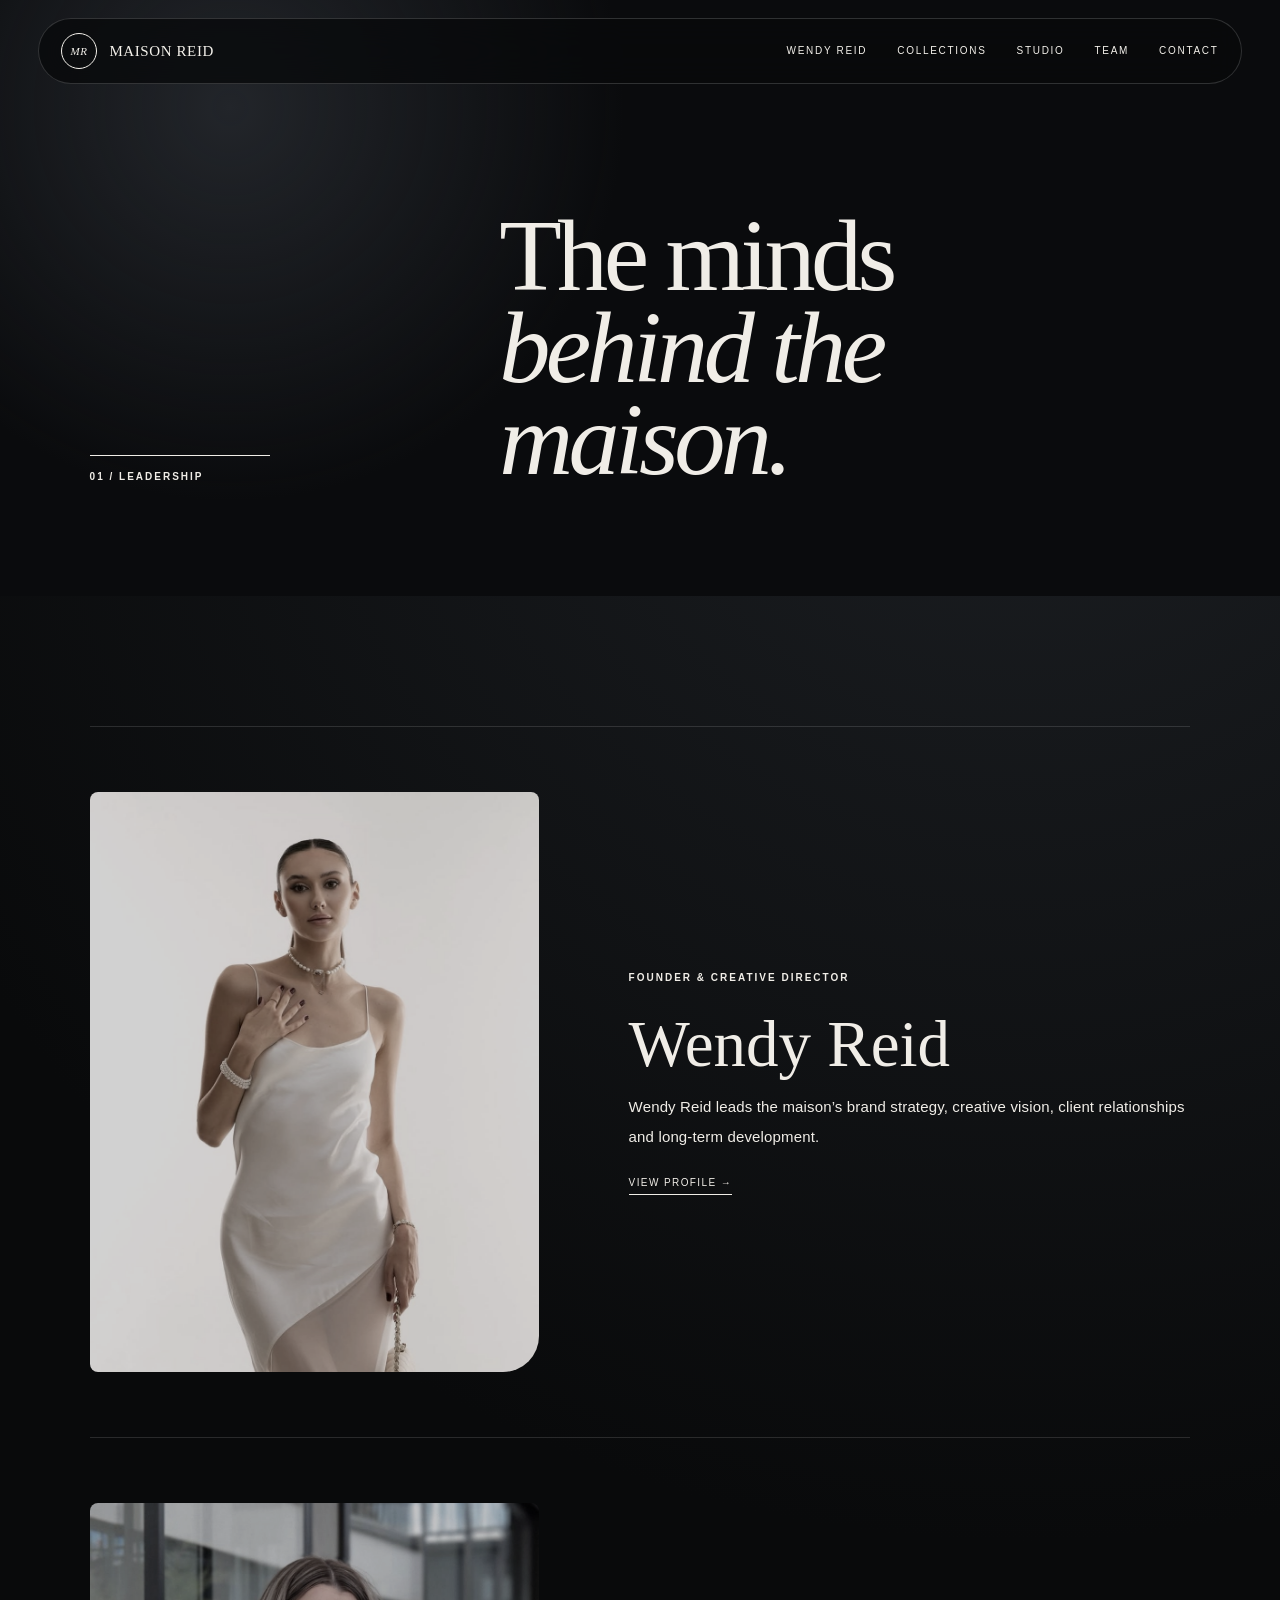
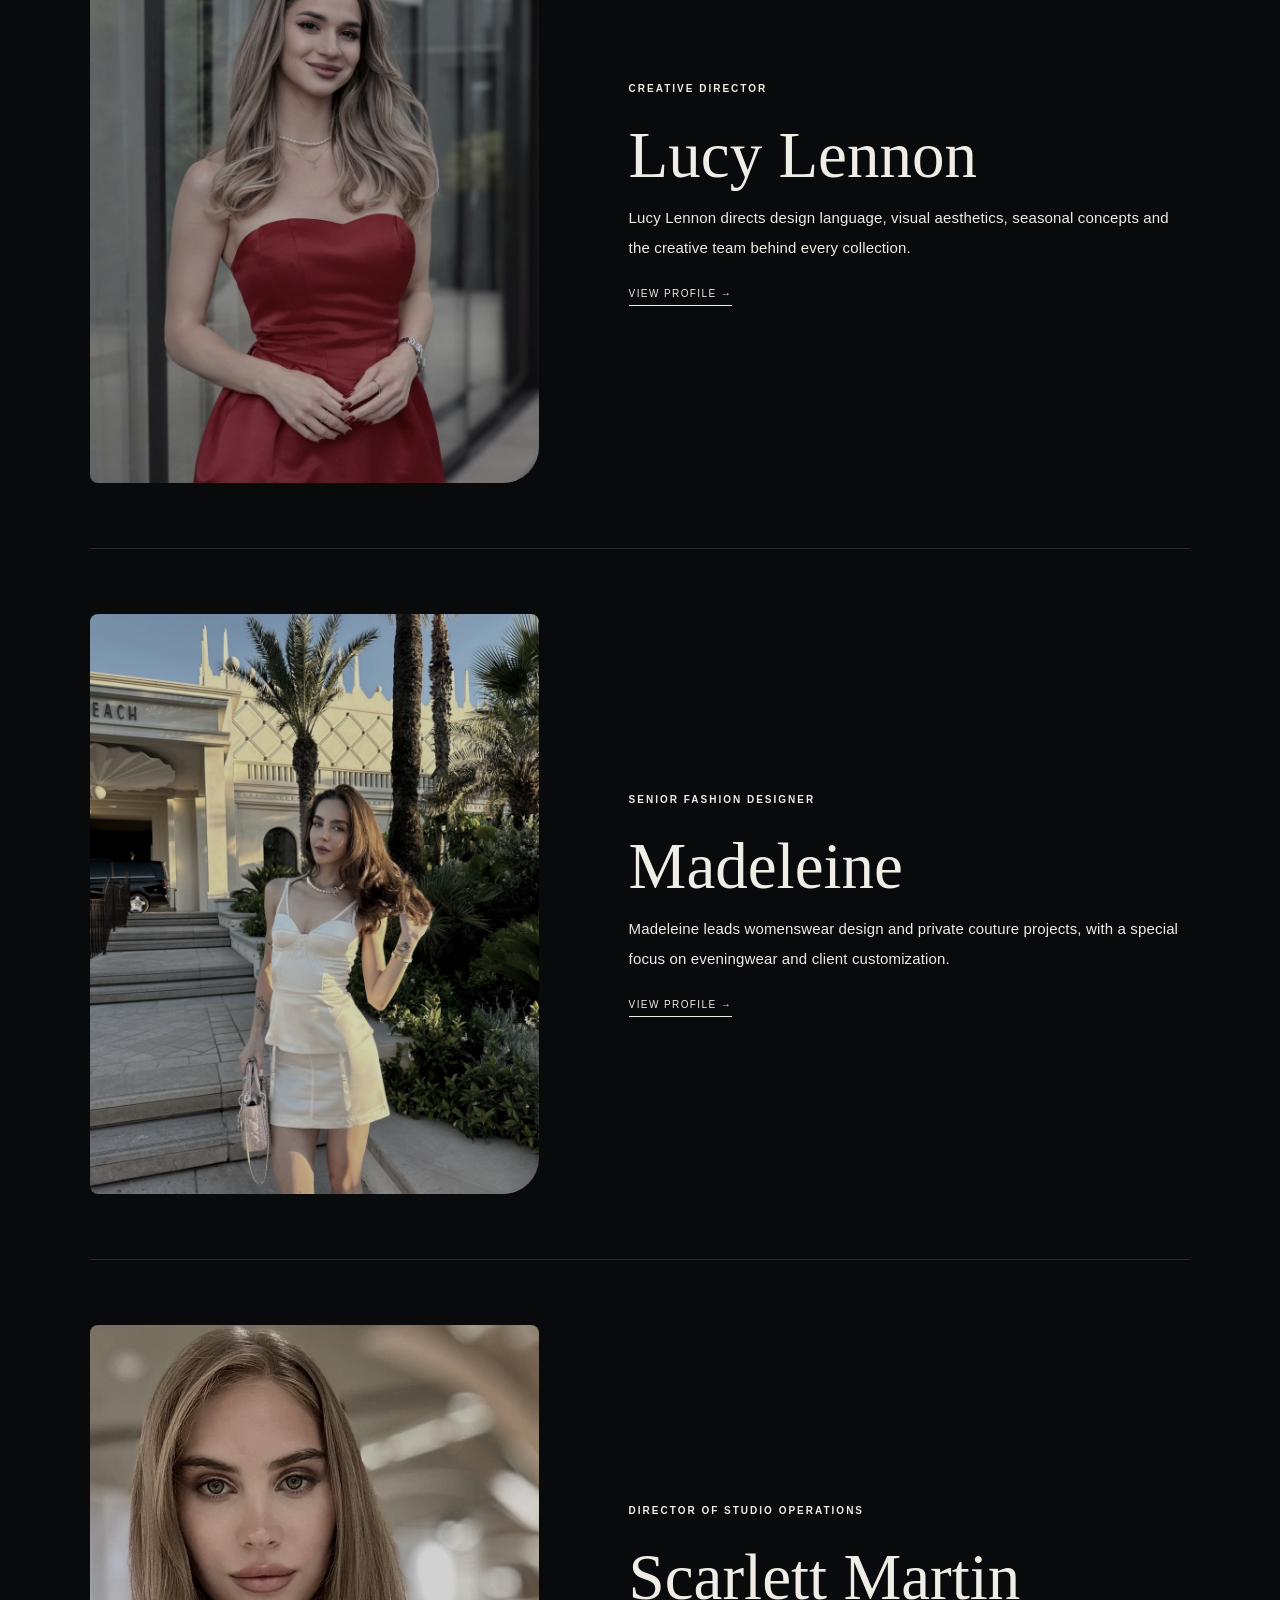
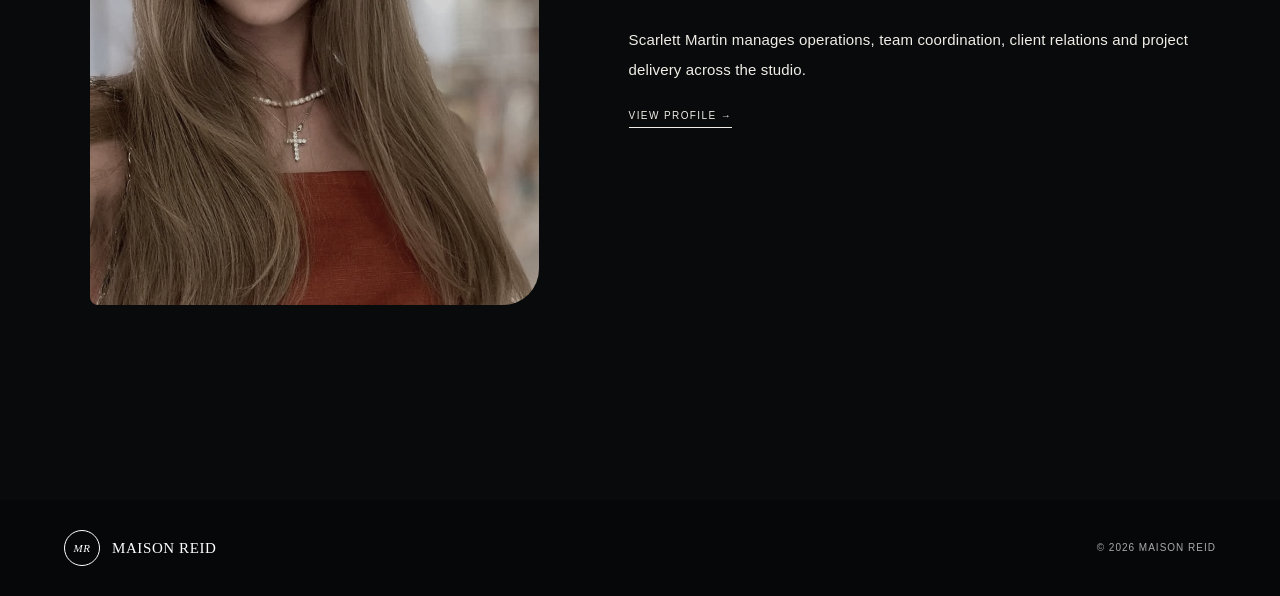
<file: team.html>
<!doctype html>
<html lang="en">
  <head>
    <meta charset="utf-8" />
    <meta name="viewport" content="width=device-width,initial-scale=1" />
    <title>Leadership — MAISON REID</title>
    <link rel="stylesheet" href="style.css" />
  </head>
  <body>
    <header class="nav dark">
      <a class="brand" href="index.html"
        ><b>MR</b><span>MAISON REID</span></a
      ><button class="menu" aria-label="Open menu">☰</button>
      <nav class="links">
        <a href="wendy-reid/">Wendy Reid</a><a href="collections.html">Collections</a
        ><a href="studio.html">Studio</a><a href="team.html">Team</a
        ><a href="contact.html">Contact</a>
      </nav>
    </header>
    <main>
      <section class="page-title reveal">
        <div class="index">01 / Leadership</div>
        <h1>The minds<br /><em>behind the maison.</em></h1>
      </section>
      <section class="section">
        <a class="team-link reveal" href="wendy-reid/"
          ><img src="amy.png" alt="Wendy Reid" />
          <div>
            <div class="eyebrow">Founder &amp; Creative Director</div>
            <h2>Wendy Reid</h2>
            <p class="copy">
              Wendy Reid leads the maison’s brand strategy, creative vision,
              client relationships and long-term development.
            </p>
            <span class="more">View profile →</span>
          </div></a
        ><a class="team-link reveal" href="seraphina.html"
          ><img src="seraphina.png" alt="Lucy Lennon" />
          <div>
            <div class="eyebrow">Creative Director</div>
            <h2>Lucy Lennon</h2>
            <p class="copy">
              Lucy Lennon directs design language, visual aesthetics, seasonal
              concepts and the creative team behind every collection.
            </p>
            <span class="more">View profile →</span>
          </div></a
        ><a class="team-link reveal" href="amelia.html"
          ><img src="amelia.png" alt="Madeleine" />
          <div>
            <div class="eyebrow">Senior Fashion Designer</div>
            <h2>Madeleine</h2>
            <p class="copy">
              Madeleine leads womenswear design and private couture projects,
              with a special focus on eveningwear and client customization.
            </p>
            <span class="more">View profile →</span>
          </div></a
        ><a class="team-link reveal" href="scarlett.html"
          ><img src="scarlett.png" alt="Scarlett Martin" />
          <div>
            <div class="eyebrow">Director of Studio Operations</div>
            <h2>Scarlett Martin</h2>
            <p class="copy">
              Scarlett Martin manages operations, team coordination, client
              relations and project delivery across the studio.
            </p>
            <span class="more">View profile →</span>
          </div></a
        >
      </section>
    </main>
    <footer class="footer">
      <a class="brand" href="index.html"
        ><b>MR</b><span>MAISON REID</span></a
      ><span>© 2026 MAISON REID</span>
    </footer>
    <script src="site.js"></script>
  </body>
</html>
</file>
<file: style.css>
:root {
  --ink: #17130f;
  --paper: #f7f3ec;
  --sand: #d8c8b7;
  --gold: #a56e43;
  --line: rgba(50, 35, 25, 0.16);
  --glass: rgba(255, 248, 239, 0.16);
  --ease: cubic-bezier(0.22, 1, 0.36, 1);
}
* {
  box-sizing: border-box;
}
html {
  scroll-behavior: smooth;
}
body {
  margin: 0;
  background: var(--paper);
  color: var(--ink);
  font-family: "Avenir Next", "Helvetica Neue", Arial, sans-serif;
  line-height: 1.8;
  -webkit-font-smoothing: antialiased;
}
a {
  color: inherit;
  text-decoration: none;
}
img {
  display: block;
  width: 100%;
}
::selection {
  background: #d8c9ac;
  color: #111;
}
.glass {
  background: linear-gradient(
    135deg,
    rgba(255, 255, 255, 0.22),
    rgba(255, 255, 255, 0.06)
  );
  border: 1px solid rgba(255, 255, 255, 0.28);
  box-shadow: 0 24px 80px rgba(0, 0, 0, 0.16);
  -webkit-backdrop-filter: blur(20px) saturate(125%);
  backdrop-filter: blur(20px) saturate(125%);
}
.nav {
  height: 66px;
  padding: 0 22px;
  position: fixed;
  z-index: 50;
  top: 18px;
  left: 3vw;
  right: 3vw;
  display: flex;
  align-items: center;
  justify-content: space-between;
  color: #fff;
  border: 1px solid rgba(255, 255, 255, 0.25);
  border-radius: 999px;
  background: rgba(18, 20, 18, 0.18);
  -webkit-backdrop-filter: blur(18px) saturate(140%);
  backdrop-filter: blur(18px) saturate(140%);
  transition: 0.5s var(--ease);
}
.nav.scrolled {
  top: 10px;
  background: rgba(18, 20, 18, 0.72);
  box-shadow: 0 14px 45px rgba(0, 0, 0, 0.2);
}
.nav.dark {
  color: var(--ink);
  background: rgba(245, 242, 235, 0.62);
  border-color: rgba(25, 25, 22, 0.14);
}
.nav.dark.scrolled {
  background: rgba(245, 242, 235, 0.9);
}
.brand {
  font:
    15px Baskerville,
    Georgia,
    serif;
  letter-spacing: 0.04em;
  display: flex;
  align-items: center;
  gap: 12px;
}
.brand b {
  width: 36px;
  height: 36px;
  border: 1px solid;
  border-radius: 50%;
  display: grid;
  place-items: center;
  font:
    italic 11px Baskerville,
    serif;
}
.links {
  display: flex;
  gap: 30px;
  font-size: 10px;
  letter-spacing: 0.17em;
  text-transform: uppercase;
}
.links a {
  position: relative;
}
.links a:after {
  content: "";
  position: absolute;
  left: 0;
  right: 100%;
  bottom: -7px;
  height: 1px;
  background: currentColor;
  transition: right 0.35s var(--ease);
}
.links a:hover:after {
  right: 0;
}
.menu {
  display: none;
  background: none;
  border: 0;
  color: inherit;
  font-size: 23px;
}
.eyebrow,
.index {
  font-size: 10px;
  letter-spacing: 0.2em;
  text-transform: uppercase;
  font-weight: 700;
}
.index {
  border-top: 1px solid;
  padding-top: 12px;
  width: 180px;
}
.serif,
h1,
h2,
h3 {
  font-family: Baskerville, "Iowan Old Style", "Times New Roman", serif;
  font-weight: 400;
}
.section {
  padding: 130px 7vw;
}
.reveal {
  opacity: 0;
  transform: translateY(35px);
  transition:
    opacity 1s var(--ease),
    transform 1s var(--ease);
}
.reveal.visible {
  opacity: 1;
  transform: none;
}
.hero {
  min-height: 100svh;
  color: #fff;
  overflow: hidden;
  position: relative;
  background: #161716;
}
.hero-slides,
.hero-slide,
.hero-slide img,
.hero-shade {
  position: absolute;
  inset: 0;
  width: 100%;
  height: 100%;
}
.hero-slide {
  opacity: 0;
  transition: opacity 1.4s ease;
}
.hero-slide.active {
  opacity: 1;
  z-index: 1;
}
.hero-slide img {
  object-fit: cover;
  object-position: center 56%;
  filter: contrast(1.03);
}
.hero-slide.active img {
  animation: heroZoom 9s linear both;
}
.hero-shade {
  z-index: 2;
  background: linear-gradient(
      90deg,
      rgba(8, 10, 9, 0.7) 0%,
      rgba(8, 10, 9, 0.2) 58%,
      rgba(8, 10, 9, 0.1)
    ),
    linear-gradient(0deg, rgba(8, 10, 9, 0.4), transparent 45%);
}
@keyframes heroZoom {
  from {
    transform: scale(1.02);
  }
  to {
    transform: scale(1.085);
  }
}
.hero-glass {
  position: absolute;
  z-index: 4;
  left: 7vw;
  bottom: 8vh;
  width: min(690px, 75vw);
  padding: 44px 48px;
  border-radius: 30px;
}
.hero h1 {
  font-size: clamp(66px, 8.4vw, 138px);
  line-height: 0.83;
  letter-spacing: -0.055em;
  margin: 30px 0 26px;
}
.hero p {
  font:
    19px/1.65 Baskerville,
    serif;
  color: rgba(255, 255, 255, 0.86);
  max-width: 540px;
}
.hero-actions {
  display: flex;
  align-items: center;
  gap: 28px;
  margin-top: 32px;
}
.button {
  display: inline-flex;
  align-items: center;
  justify-content: center;
  min-height: 48px;
  padding: 0 24px;
  border-radius: 99px;
  text-transform: uppercase;
  letter-spacing: 0.14em;
  font-size: 9px;
  transition: 0.35s var(--ease);
}
.button.light {
  background: #f7f4ed;
  color: #171916;
}
.button.light:hover {
  background: #d8c9ac;
  transform: translateY(-2px);
}
.button.dark {
  background: #171916;
  color: #fff;
}
.text-link,
.more {
  font-size: 10px;
  letter-spacing: 0.14em;
  text-transform: uppercase;
  border-bottom: 1px solid;
  padding-bottom: 6px;
}
.slide-index {
  position: absolute;
  z-index: 5;
  right: 4vw;
  bottom: 9vh;
  display: flex;
  gap: 14px;
  font-size: 9px;
  letter-spacing: 0.14em;
}
.slide-index span {
  opacity: 0.38;
  transition: 0.4s;
}
.slide-index span.active {
  opacity: 1;
  transform: translateY(-4px);
}
.scroll-cue {
  position: absolute;
  z-index: 5;
  right: 4vw;
  top: 50%;
  writing-mode: vertical-rl;
  font-size: 9px;
  letter-spacing: 0.16em;
  text-transform: uppercase;
}
.intro {
  display: grid;
  grid-template-columns: 1fr 1.4fr;
  gap: 8vw;
  align-items: start;
}
.intro h2,
.page-title h1 {
  font-size: clamp(58px, 8vw, 120px);
  line-height: 0.9;
  letter-spacing: -0.045em;
  margin: 45px 0;
}
.lead {
  font:
    clamp(24px, 2.3vw, 34px) / 1.55 Baskerville,
    serif;
}
.copy {
  font-size: 15px;
  line-height: 2;
  letter-spacing: 0.01em;
}
.leadership {
  background: linear-gradient(150deg, #ece7dd, #f8f6f1);
}
.leadership > h2 {
  font-size: clamp(56px, 7vw, 105px);
  line-height: 0.92;
  margin: 50px 0;
}
.cards {
  display: grid;
  grid-template-columns: repeat(3, 1fr);
  gap: 20px;
  margin-top: 55px;
}
.card {
  position: relative;
  overflow: hidden;
  border-radius: 26px;
  box-shadow: 0 25px 70px rgba(23, 25, 22, 0.12);
}
.card img {
  height: 42vw;
  max-height: 620px;
  object-fit: cover;
  filter: saturate(0.72);
  transition:
    transform 0.9s var(--ease),
    filter 0.7s;
}
.card:hover img {
  transform: scale(1.035);
  filter: saturate(0.9);
}
.card-caption {
  position: absolute;
  left: 14px;
  right: 14px;
  bottom: 14px;
  padding: 18px 22px;
  border-radius: 18px;
  color: #fff;
}
.card h3 {
  font-size: 28px;
  line-height: 1;
  margin: 0 0 7px;
}
.card small {
  font-size: 8px;
  letter-spacing: 0.14em;
  text-transform: uppercase;
}
.cta {
  min-height: 72vh;
  padding: 10vh 7vw;
  display: grid;
  place-items: center;
  background:
    linear-gradient(120deg, rgba(20, 22, 19, 0.48), rgba(20, 22, 19, 0.1)),
    url("contact-bg.png") center/cover fixed;
}
.cta-glass {
  color: #fff;
  width: min(940px, 90vw);
  text-align: center;
  padding: 65px;
  border-radius: 34px;
}
.cta h2 {
  font-size: clamp(54px, 7vw, 108px);
  line-height: 0.95;
  margin: 30px 0 42px;
}
.footer {
  background: #171916;
  color: #aaa;
  padding: 30px 5vw;
  display: flex;
  align-items: center;
  justify-content: space-between;
  font-size: 10px;
  letter-spacing: 0.1em;
}
.footer .brand {
  color: #fff;
}
.page-title {
  padding: 210px 7vw 110px;
  display: grid;
  grid-template-columns: 1fr 2fr;
  gap: 5vw;
  align-items: end;
}
.page-title h1 {
  margin: 0;
}
.page-title > p {
  font-size: 15px;
  max-width: 280px;
}
.profile-hero {
  min-height: 100vh;
  background: linear-gradient(135deg, #ddd6ca, #f0ede7);
  padding: 145px 7vw 70px;
  display: grid;
  grid-template-columns: 0.9fr 1.1fr;
  gap: 7vw;
  align-items: center;
}
.profile-hero img {
  height: 72vh;
  object-fit: cover;
  filter: saturate(0.72);
  border-radius: 32px;
  box-shadow: 0 35px 90px rgba(30, 30, 25, 0.18);
}
.profile-hero h1 {
  font-size: clamp(65px, 8vw, 125px);
  line-height: 0.88;
  margin: 40px 0;
}
.profile-summary {
  font:
    25px/1.6 Baskerville,
    serif;
}
.profile-body {
  display: grid;
  grid-template-columns: 0.65fr 1.35fr;
  gap: 8vw;
}
.profile-meta {
  border-top: 1px solid var(--line);
}
.profile-meta div {
  padding: 18px 0;
  border-bottom: 1px solid var(--line);
}
.profile-meta small {
  display: block;
  font-size: 9px;
  letter-spacing: 0.15em;
  text-transform: uppercase;
  color: #777;
}
.profile-meta b {
  font-weight: 500;
}
.profile-copy h2 {
  font-size: 50px;
  line-height: 1.1;
  margin-top: 0;
}
.philosophy {
  background: rgba(255, 255, 255, 0.35);
  border-left: 2px solid var(--gold);
  padding: 30px;
  margin-top: 40px;
  font:
    22px/1.65 Baskerville,
    serif;
}
.team-link {
  display: grid;
  grid-template-columns: 0.8fr 1fr;
  gap: 7vw;
  align-items: center;
  padding: 65px 0;
  border-top: 1px solid var(--line);
}
.team-link img {
  height: 580px;
  object-fit: cover;
  filter: saturate(0.72);
  border-radius: 28px;
  transition: 0.7s var(--ease);
}
.team-link:hover img {
  transform: scale(0.985);
  filter: saturate(0.95);
}
.team-link h2 {
  font-size: 65px;
  line-height: 1;
  margin: 25px 0 15px;
}
.studio-hero {
  min-height: 100vh;
  display: grid;
  grid-template-columns: 1.08fr 0.92fr;
  background: #181a17;
  color: #fff;
}
.studio-gallery {
  height: 100vh;
  overflow: hidden;
}
.studio-gallery img {
  height: 100%;
  object-fit: cover;
  transition: transform 1.2s var(--ease);
}
.studio-hero:hover img {
  transform: scale(1.02);
}
.studio-heading {
  padding: 15vh 8vw;
  display: flex;
  flex-direction: column;
  justify-content: center;
}
.studio-heading h1 {
  font-size: clamp(68px, 8vw, 125px);
  line-height: 0.88;
  margin: 50px 0;
}
.studio-heading p {
  color: #ccc;
}
.practice {
  display: grid;
  grid-template-columns: 0.75fr 1.25fr;
  gap: 7vw;
}
.logo-card {
  margin-top: 28px;
  padding: 18px;
  border-radius: 30px;
}
.logo-card img {
  aspect-ratio: 1/1;
  object-fit: cover;
  border-radius: 18px;
}
.studio-copy {
  columns: 2;
  column-gap: 4vw;
}
.studio-copy p {
  break-inside: avoid;
  margin-top: 0;
}

.studio-badge {
  position: relative;
  min-height: 760px;
  border-radius: 32px;
  overflow: hidden;
  border: 1px solid rgba(30, 24, 20, 0.08);
  box-shadow: 0 32px 85px rgba(26, 20, 16, 0.14);
}
.dynamic-brand-stage {
  isolation: isolate;
  display: grid;
  place-items: center;
  background: #e8e2d9;
}
.dynamic-brand-bg,
.dynamic-brand-scrim,
.brand-stage-content {
  position: absolute;
  inset: 0;
}
.dynamic-brand-bg {
  background: url("logo-dynamic-bg.png") center center / cover no-repeat;
  transform: scale(1.05);
  animation: brandFloat 18s ease-in-out infinite alternate;
  filter: saturate(0.72) contrast(0.95) brightness(0.8);
}
.dynamic-brand-scrim {
  background:
    linear-gradient(180deg, rgba(18, 14, 11, 0.18), rgba(18, 14, 11, 0.44)),
    radial-gradient(circle at 50% 35%, rgba(255,255,255,0.18), rgba(255,255,255,0.02) 56%, transparent 76%);
  z-index: 1;
}
.brand-stage-content {
  z-index: 2;
  display: flex;
  flex-direction: column;
  align-items: center;
  justify-content: center;
  text-align: center;
  padding: 48px;
  color: #f4eee6;
  text-shadow: 0 10px 35px rgba(0, 0, 0, 0.32);
}
.brand-stage-mark {
  width: 220px;
  height: 220px;
  border: 2px solid rgba(244, 238, 230, 0.92);
  border-radius: 50%;
  display: grid;
  place-items: center;
  margin-bottom: 36px;
  background: radial-gradient(circle at center, rgba(255,255,255,0.08), rgba(255,255,255,0.02) 62%, transparent 100%);
  box-shadow: 0 22px 60px rgba(0, 0, 0, 0.16);
  animation: brandLogoDrift 8s ease-in-out infinite;
}
.brand-stage-mark span {
  font-family: Baskerville, "Iowan Old Style", "Times New Roman", serif;
  font-size: 112px;
  line-height: 1;
  letter-spacing: 0.02em;
}
.brand-stage-copy h3 {
  margin: 0;
  font-family: Baskerville, "Iowan Old Style", "Times New Roman", serif;
  font-size: clamp(44px, 4vw, 72px);
  font-weight: 400;
  line-height: 1;
  letter-spacing: 0.03em;
}
.brand-stage-copy p {
  margin: 18px 0 0;
  font-size: 18px;
  letter-spacing: 0.2em;
  text-transform: uppercase;
  color: rgba(244, 238, 230, 0.82);
}
@keyframes brandFloat {
  0% {
    transform: scale(1.04) translate3d(0, 0, 0);
  }
  50% {
    transform: scale(1.09) translate3d(0, -10px, 0);
  }
  100% {
    transform: scale(1.06) translate3d(-8px, 10px, 0);
  }
}
@keyframes brandLogoDrift {
  0%, 100% {
    transform: translateY(0);
  }
  50% {
    transform: translateY(-6px);
  }
}
.interior-band {
  display: grid;
  grid-template-columns: 1.1fr 0.9fr;
  background: #262923;
  color: #fff;
}
.interior-band img {
  height: 760px;
  object-fit: cover;
}
.interior-copy {
  padding: 8vw;
  align-self: center;
}
.interior-copy h2 {
  font-size: 70px;
  line-height: 1;
  margin: 30px 0;
}
.services {
  display: grid;
  grid-template-columns: repeat(3, 1fr);
  background: var(--sand);
}
.services article {
  padding: 70px 5vw;
  border-right: 1px solid var(--line);
}
.services h3 {
  font-size: 36px;
  line-height: 1.1;
  margin: 25px 0 15px;
}
.collections {
  padding-top: 20px;
}
.collection {
  display: grid;
  grid-template-columns: 1fr 1fr;
  background: rgba(224, 217, 204, 0.74);
  margin-bottom: 70px;
  min-height: 720px;
  border-radius: 30px;
  overflow: hidden;
  box-shadow: 0 30px 90px rgba(25, 25, 20, 0.09);
}
.collection-image {
  height: 720px;
  overflow: hidden;
}
.collection-image img {
  height: 100%;
  object-fit: cover;
  transition: transform 0.9s var(--ease);
}
.collection:hover img {
  transform: scale(1.035);
}
.collection-copy {
  padding: 70px;
  align-self: center;
}
.collection-copy h2 {
  font-size: clamp(50px, 5vw, 78px);
  line-height: 1;
  margin: 30px 0;
}
.collection-copy .materials {
  margin-top: 35px;
  padding-top: 20px;
  border-top: 1px solid var(--line);
  font-size: 10px;
  letter-spacing: 0.14em;
  text-transform: uppercase;
}
.contact {
  min-height: 100vh;
  color: #fff;
  display: grid;
  grid-template-columns: 1.5fr 0.8fr;
  gap: 7vw;
  align-items: center;
  padding: 150px 7vw;
  position: relative;
  background:
    linear-gradient(90deg, rgba(15, 17, 14, 0.83), rgba(15, 17, 14, 0.42)),
    url("contact-bg.png") center 52% / cover no-repeat;
}
.contact h1 {
  font-size: clamp(70px, 9vw, 140px);
  line-height: 0.9;
  margin: 55px 0;
}
.contact-info {
  padding: 45px;
  border-radius: 28px;
}
.email {
  font:
    21px Baskerville,
    serif;
  border-bottom: 1px solid #aaa;
  display: block;
  padding-bottom: 12px;
  margin: 40px 0;
  overflow-wrap: anywhere;
}
@media (max-width: 820px) {
  .nav {
    left: 14px;
    right: 14px;
    top: 12px;
  }
  .brand span {
    display: none;
  }
  .menu {
    display: block;
    z-index: 62;
  }
  .links {
    display: none;
    position: fixed;
    inset: 0;
    background: rgba(18, 20, 18, 0.88);
    -webkit-backdrop-filter: blur(24px);
    backdrop-filter: blur(24px);
    color: #fff;
    flex-direction: column;
    justify-content: center;
    align-items: center;
    font:
      32px Baskerville,
      serif;
    text-transform: none;
  }
  .links.open {
    display: flex;
  }
  .hero-glass {
    left: 18px;
    right: 18px;
    bottom: 7vh;
    width: auto;
    padding: 30px 25px;
    border-radius: 24px;
  }
  .hero h1 {
    font-size: 16vw;
  }
  .hero p {
    font-size: 16px;
  }
  .hero-actions {
    align-items: flex-start;
    flex-direction: column;
    gap: 18px;
  }
  .slide-index,
  .scroll-cue {
    display: none;
  }
  .intro,
  .page-title,
  .profile-hero,
  .profile-body,
  .team-link,
  .studio-hero,
  .practice,
  .interior-band,
  .collection,
  .contact {
    grid-template-columns: 1fr;
  }
  .section,
  .page-title {
    padding: 95px 24px;
  }
  .page-title {
    padding-top: 150px;
  }
  .page-title h1 {
    margin: 45px 0;
  }
  .cards {
    grid-template-columns: 1fr;
  }
  .card img,
  .team-link img {
    height: 125vw;
  }
  .profile-hero {
    padding: 130px 24px 70px;
  }
  .profile-hero img {
    height: 70vh;
  }
  .studio-gallery {
    height: 70vh;
  }
  .studio-heading {
    padding: 80px 24px;
  }
  .studio-copy {
    columns: 1;
  }
  .interior-band img {
    height: 90vw;
  }
  .services {
    grid-template-columns: 1fr;
  }
  .services article {
    border-right: 0;
    border-bottom: 1px solid var(--line);
  }
  .collection-image {
    height: 125vw;
  }
  .collection-copy {
    padding: 45px 25px;
  }
  .contact {
    padding: 140px 24px 80px;
  }
  .cta {
    background-attachment: scroll;
  }
  .cta-glass {
    padding: 45px 22px;
  }
  .footer {
    flex-direction: column;
    align-items: flex-start;
    gap: 24px;
  }
}
@media (prefers-reduced-motion: reduce) {
  html {
    scroll-behavior: auto;
  }
  .reveal {
    opacity: 1;
    transform: none;
    transition: none;
  }
  .hero-slide,
  .hero-slide img,
  .card img,
  .collection-image img {
    animation: none !important;
    transition: none !important;
  }
}

/* Obsidian edition — a darker, gallery-like visual system */
:root {
  --ink: #f0ede7;
  --paper: #090a0b;
  --sand: #15171a;
  --gold: #b8a78c;
  --line: rgba(255, 255, 255, 0.13);
  --glass: rgba(10, 11, 13, 0.52);
}
body {
  background: radial-gradient(circle at 80% 8%, #1c1f23 0, #090a0b 34%);
  color: var(--ink);
}
::selection {
  background: #d9dce1;
  color: #08090a;
}
.nav.dark,
.nav.dark.scrolled {
  color: #f4f1eb;
  background: rgba(8, 9, 11, 0.78);
  border-color: rgba(255, 255, 255, 0.16);
}
.glass {
  background: linear-gradient(
    135deg,
    rgba(19, 21, 24, 0.78),
    rgba(6, 7, 8, 0.36)
  );
  border-color: rgba(255, 255, 255, 0.18);
  box-shadow: 0 28px 90px rgba(0, 0, 0, 0.48);
}
.hero-slide img {
  filter: grayscale(1) contrast(1.17) brightness(0.72);
}
.hero-shade {
  background: linear-gradient(
      90deg,
      rgba(0, 0, 0, 0.84),
      rgba(0, 0, 0, 0.18) 64%
    ),
    linear-gradient(0deg, rgba(0, 0, 0, 0.62), transparent 52%);
}
.hero-glass {
  border-radius: 6px 6px 40px 6px;
}
.button.light {
  background: #f1f0ed;
  color: #090a0b;
}
.button.light:hover {
  background: #bfc2c7;
}
.button.dark {
  background: #eceae6;
  color: #090a0b;
}
.leadership {
  background: radial-gradient(
      circle at 88% 12%,
      rgba(255, 255, 255, 0.07),
      transparent 30%
    ),
    #101215;
}
.card {
  background: #090a0b;
  box-shadow: 0 30px 90px rgba(0, 0, 0, 0.55);
}
.card img {
  filter: grayscale(0.76) contrast(1.08) brightness(0.78);
}
.card:hover img {
  filter: grayscale(0.28) contrast(1.05) brightness(0.92);
}
.page-title,
.profile-hero {
  background: radial-gradient(circle at 18% 18%, #22252a, transparent 34%),
    #0a0b0d;
}
.profile-hero img,
.team-link img {
  filter: grayscale(0.52) contrast(1.06) brightness(0.82);
}
body .profile-hero img {
  filter: saturate(1) contrast(1.02) brightness(1);
}

.profile-hero img {
  filter: saturate(1) contrast(1.02) brightness(1);
}

/* Profile portraits retain their original full colour on detail pages. */
.profile-hero img {
  filter: saturate(1) contrast(1.02) brightness(1);
}
.collection {
  background: linear-gradient(145deg, #17191c, #0c0d0f);
  box-shadow: 0 35px 100px rgba(0, 0, 0, 0.52);
  border: 1px solid rgba(255, 255, 255, 0.1);
}
.collection-image {
  background: #030405;
}
.collection-image img {
  object-fit: contain;
  object-position: center;
  filter: contrast(1.06) brightness(0.9);
}
.collection:nth-child(3) .collection-image img {
  filter: grayscale(0.35) contrast(1.08) brightness(0.78);
}
.collection-copy .materials,
.profile-meta,
.team-link {
  border-color: var(--line);
}
.philosophy {
  background: rgba(255, 255, 255, 0.045);
  color: #e8e5df;
}
.services {
  background: #131518;
}
.interior-band,
.studio-hero,
.footer {
  background: #060708;
}
.cta {
  filter: grayscale(0.72) brightness(0.76);
}
.cta-glass {
  filter: none;
}

/* 2026 editorial refresh: warmer palette, sharper silhouettes, richer portrait treatment */
.leadership {
  background: radial-gradient(
      circle at 82% 12%,
      rgba(165, 110, 67, 0.16),
      transparent 34%
    ),
    linear-gradient(145deg, #ede4d8, #fbf8f3);
}
.card {
  border-radius: 10px 10px 34px 10px;
  box-shadow: 0 30px 80px rgba(52, 35, 23, 0.16);
  background: #c8b29e;
}
.card img {
  object-position: center 24%;
  filter: saturate(0.82) contrast(1.02);
}
.profile-hero {
  background: radial-gradient(
      circle at 14% 20%,
      rgba(165, 110, 67, 0.16),
      transparent 31%
    ),
    linear-gradient(135deg, #e7ddd1, #faf7f1);
}
.profile-hero img {
  object-position: center 28%;
  filter: saturate(0.86) contrast(1.02);
  border-radius: 8px 8px 42px 8px;
}
.team-link img {
  object-position: center 24%;
  filter: saturate(0.84) contrast(1.02);
  border-radius: 8px 8px 36px 8px;
}

/* Final dark-theme precedence over the earlier warm editorial layer */
.leadership {
  background: radial-gradient(
      circle at 88% 12%,
      rgba(255, 255, 255, 0.07),
      transparent 30%
    ),
    #101215;
}
.card {
  background: #090a0b;
  box-shadow: 0 30px 90px rgba(0, 0, 0, 0.55);
}
.card img {
  filter: grayscale(0.76) contrast(1.08) brightness(0.78);
}
.card:hover img {
  filter: grayscale(0.28) contrast(1.05) brightness(0.92);
}
.profile-hero {
  background: radial-gradient(circle at 18% 18%, #22252a, transparent 34%),
    #0a0b0d;
}
.profile-hero img,
.team-link img {
  filter: grayscale(0.52) contrast(1.06) brightness(0.82);
}


@media (max-width: 960px) {
  .studio-badge {
    min-height: 520px;
  }
  .brand-stage-mark {
    width: 180px;
    height: 180px;
    margin-bottom: 28px;
  }
  .brand-stage-mark span {
    font-size: 90px;
  }
  .brand-stage-copy h3 {
    font-size: clamp(36px, 6vw, 56px);
  }
  .brand-stage-copy p {
    font-size: 16px;
    letter-spacing: 0.16em;
  }
}
@media (max-width: 640px) {
  .studio-badge {
    min-height: 400px;
    border-radius: 24px;
  }
  .brand-stage-content {
    padding: 28px;
  }
  .brand-stage-mark {
    width: 138px;
    height: 138px;
    margin-bottom: 22px;
  }
  .brand-stage-mark span {
    font-size: 68px;
  }
  .brand-stage-copy h3 {
    font-size: 32px;
  }
  .brand-stage-copy p {
    font-size: 12px;
    letter-spacing: 0.14em;
  }
}

/* Contact page — editorial glass card composition */
.contact { grid-template-columns: minmax(0, 1.15fr) minmax(380px, .85fr); gap: clamp(36px, 5vw, 92px); }
.contact-details { width: 100%; max-width: 560px; justify-self: end; display: flex; flex-direction: column; gap: 16px; }
.contact-panel { position: relative; overflow: hidden; border-radius: 28px; padding: clamp(26px, 3vw, 39px); background: linear-gradient(145deg, rgba(20,21,20,.77), rgba(35,35,34,.66)); border: 1px solid rgba(255,255,255,.20); box-shadow: 0 18px 65px rgba(0,0,0,.16), inset 0 1px rgba(255,255,255,.08); -webkit-backdrop-filter: blur(20px) saturate(115%); backdrop-filter: blur(20px) saturate(115%); transition: border-color .35s, transform .35s, background .35s; }
.contact-panel:hover { border-color: rgba(232,215,193,.45); transform: translateY(-2px); }
.contact-panel-top { display: flex; align-items: center; gap: 13px; font-size: 10px; font-weight: 600; letter-spacing: .21em; color: #d7c4ad; }
.contact-panel-number { font-family: Baskerville,Georgia,serif; font-size: 17px; letter-spacing: 0; font-weight: 400; }
.contact-panel-rule { height: 1px; flex: 0 0 36px; background: rgba(215,196,173,.65); }
.contact-welcome h2 { font-family: Baskerville,Georgia,serif; font-size: clamp(32px, 3vw, 45px); font-weight: 400; line-height: 1.05; margin: 21px 0 14px; letter-spacing: -.018em; }
.contact-welcome h2 em { color: #e0cbb1; }
.contact-welcome p { margin: 0; color: rgba(250,245,239,.83); font-size: 14px; line-height: 1.85; max-width: 460px; }
.contact-details .contact-email { padding-top: 28px; padding-bottom: 27px; }
.contact-mini-label { display:block; color: #d7c4ad; font-size: 10px; letter-spacing: .22em; font-weight: 600; }
.contact-details .email { display: flex; justify-content: space-between; gap: 12px; align-items: center; font: clamp(17px,1.65vw,23px)/1.4 Baskerville,Georgia,serif; margin: 17px 0 0; padding: 0 0 12px; border-bottom: 1px solid rgba(255,255,255,.43); }
.contact-details .email span { color: #d7c4ad; font: 22px/1 Georgia,serif; flex-shrink: 0; transition: transform .3s; }
.contact-details .email:hover span { transform: translate(3px,-3px); }
.contact-location-card { padding-top: 27px; padding-bottom: 28px; }
.contact-location-line { display: flex; align-items: flex-start; gap: 15px; margin-top: 19px; }
.location-dot { width: 8px; height: 8px; border-radius: 50%; background: #d7c4ad; margin-top: 13px; flex-shrink: 0; box-shadow: 0 0 0 5px rgba(215,196,173,.12); }
.contact-location-line h2 { font: 29px/1.25 Baskerville,Georgia,serif; margin: 0 0 7px; }
.contact-location-line p { font-size: 12px; letter-spacing: .12em; text-transform: uppercase; color: rgba(255,255,255,.7); margin: 0; }
@media (max-width: 1100px) { .contact { grid-template-columns: minmax(0, 1fr) minmax(340px, 1fr); gap: 30px; } .contact h1 { font-size: clamp(65px,7vw,100px); } }
@media (max-width: 820px) { .contact { grid-template-columns: 1fr; gap: 25px; padding: 125px 6vw 85px; } .contact h1 { margin: 26px 0 10px; font-size: clamp(62px,12vw,95px); } .contact-details { max-width: 100%; justify-self: stretch; } .contact-panel { padding: 27px; } .contact-details .email { font-size: clamp(16px,4.4vw,23px); } }
@media (prefers-reduced-motion: reduce) { .contact-panel, .contact-details .email span { transition: none; } }
</file>
